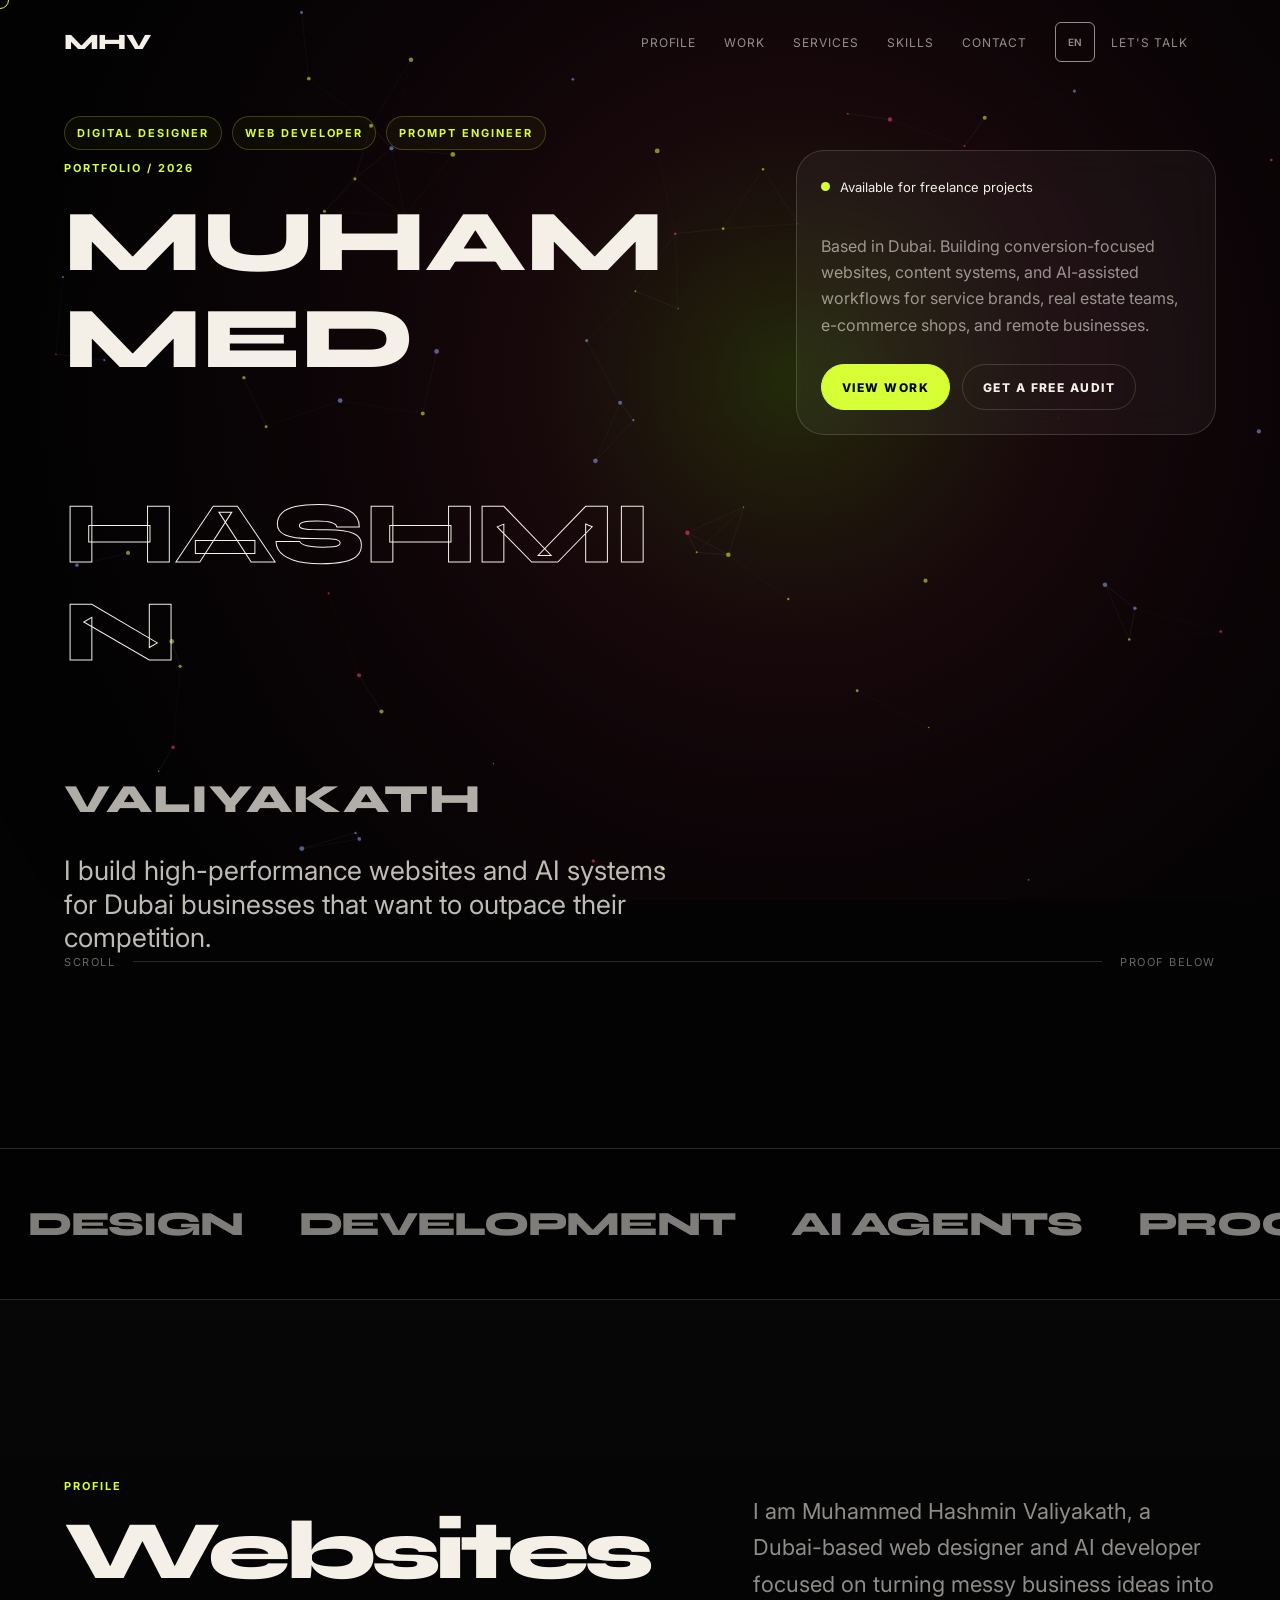
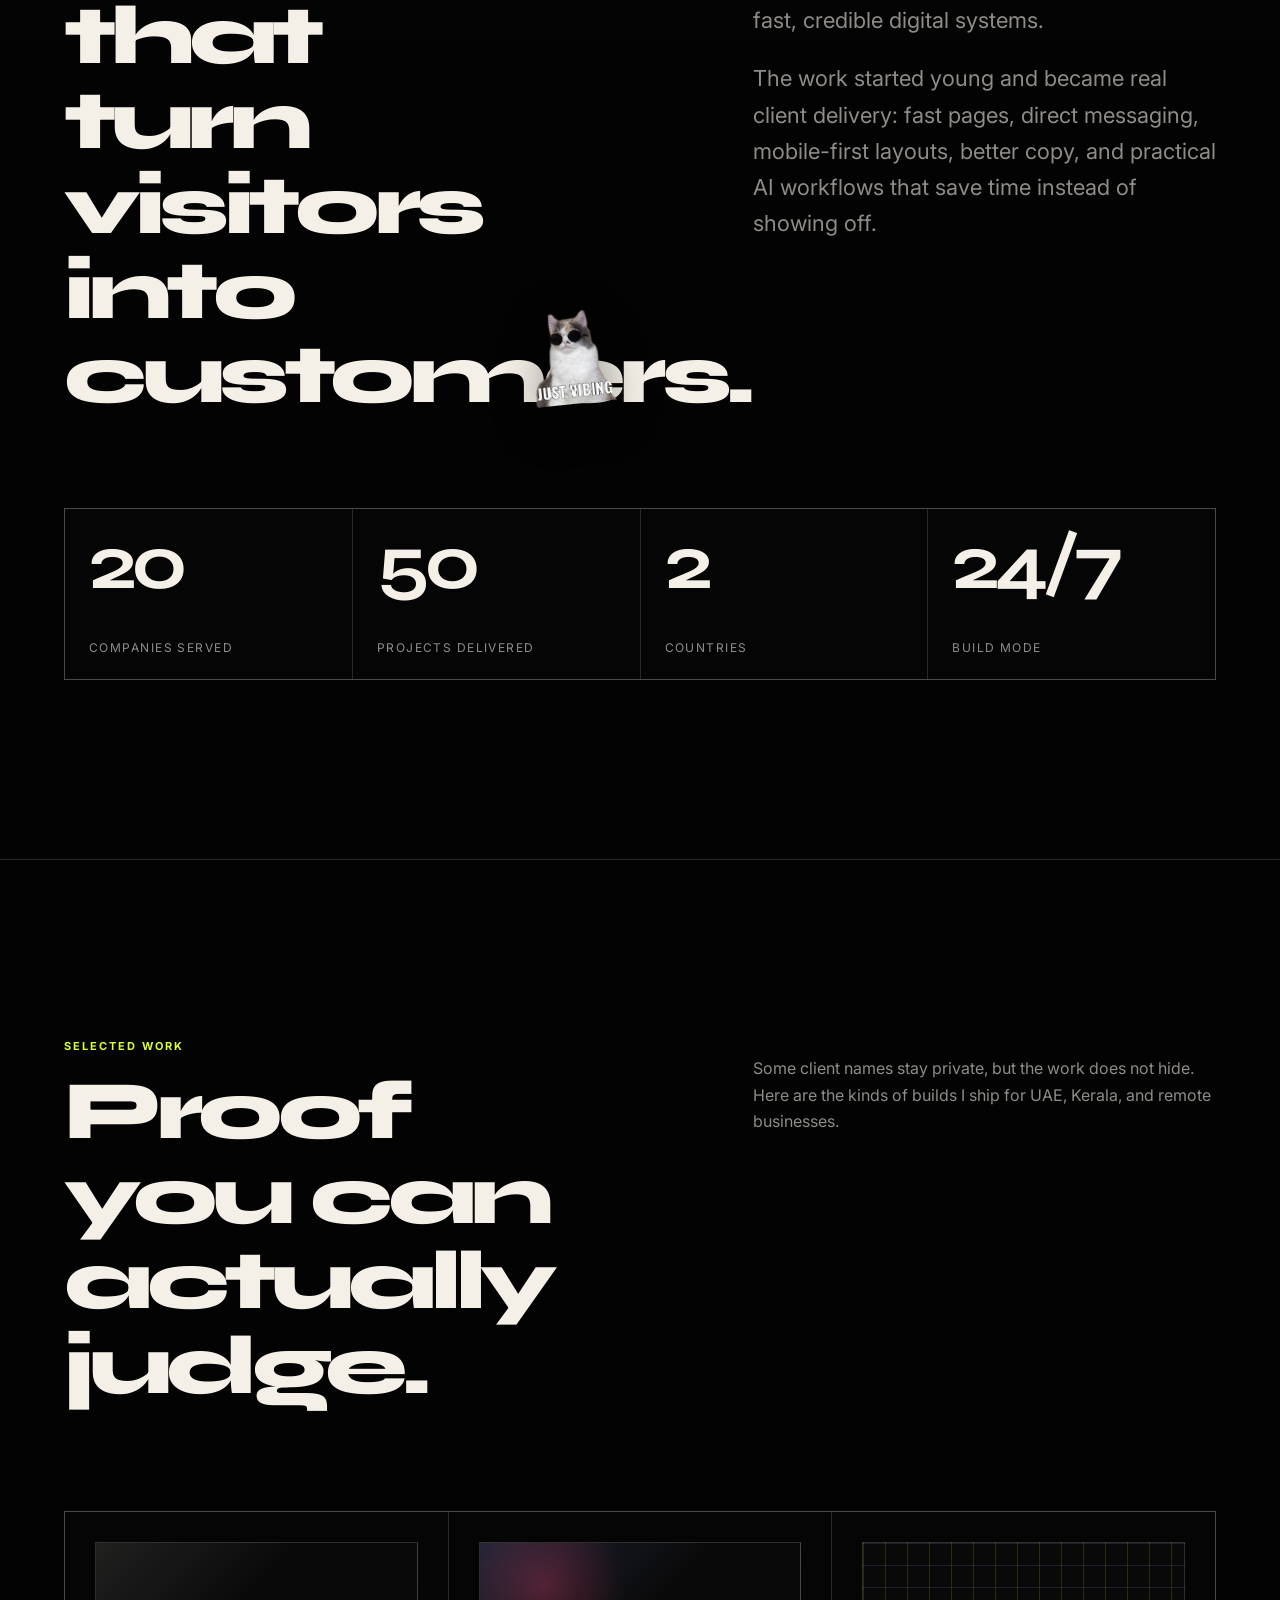
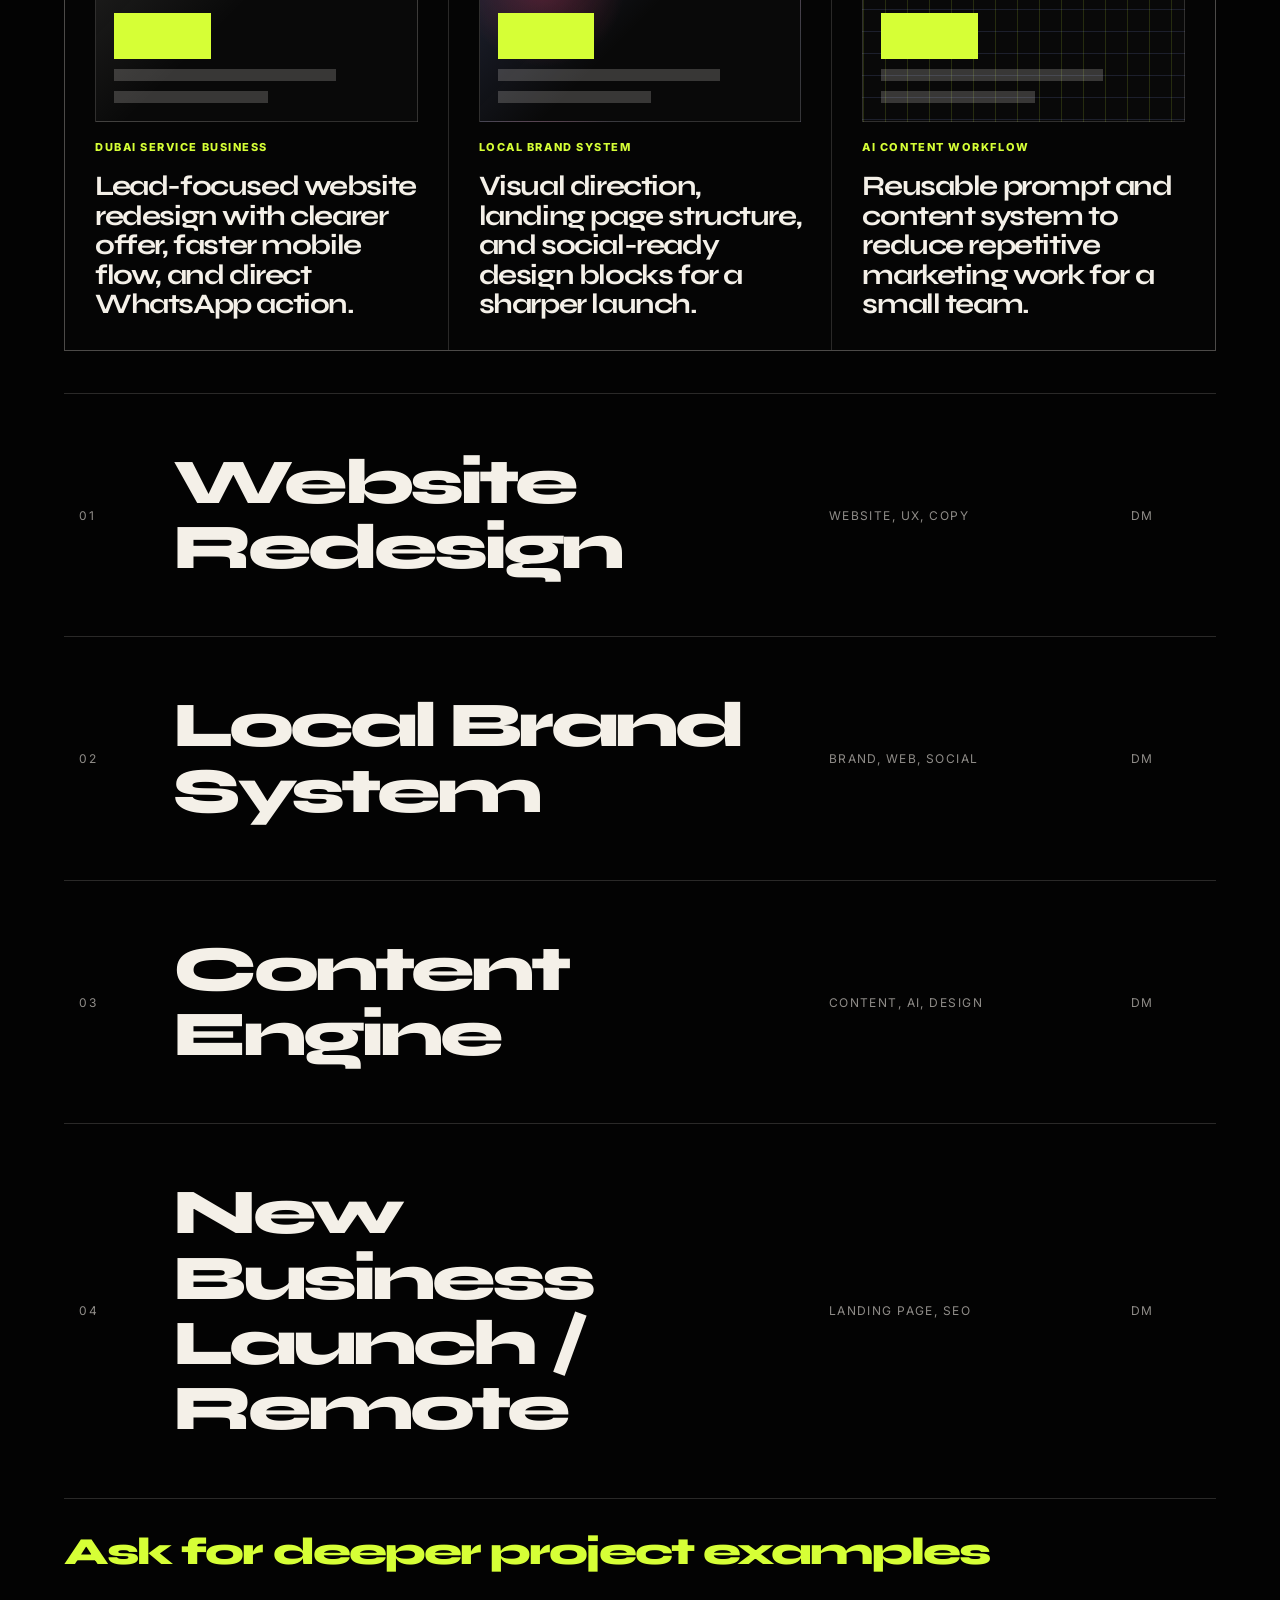
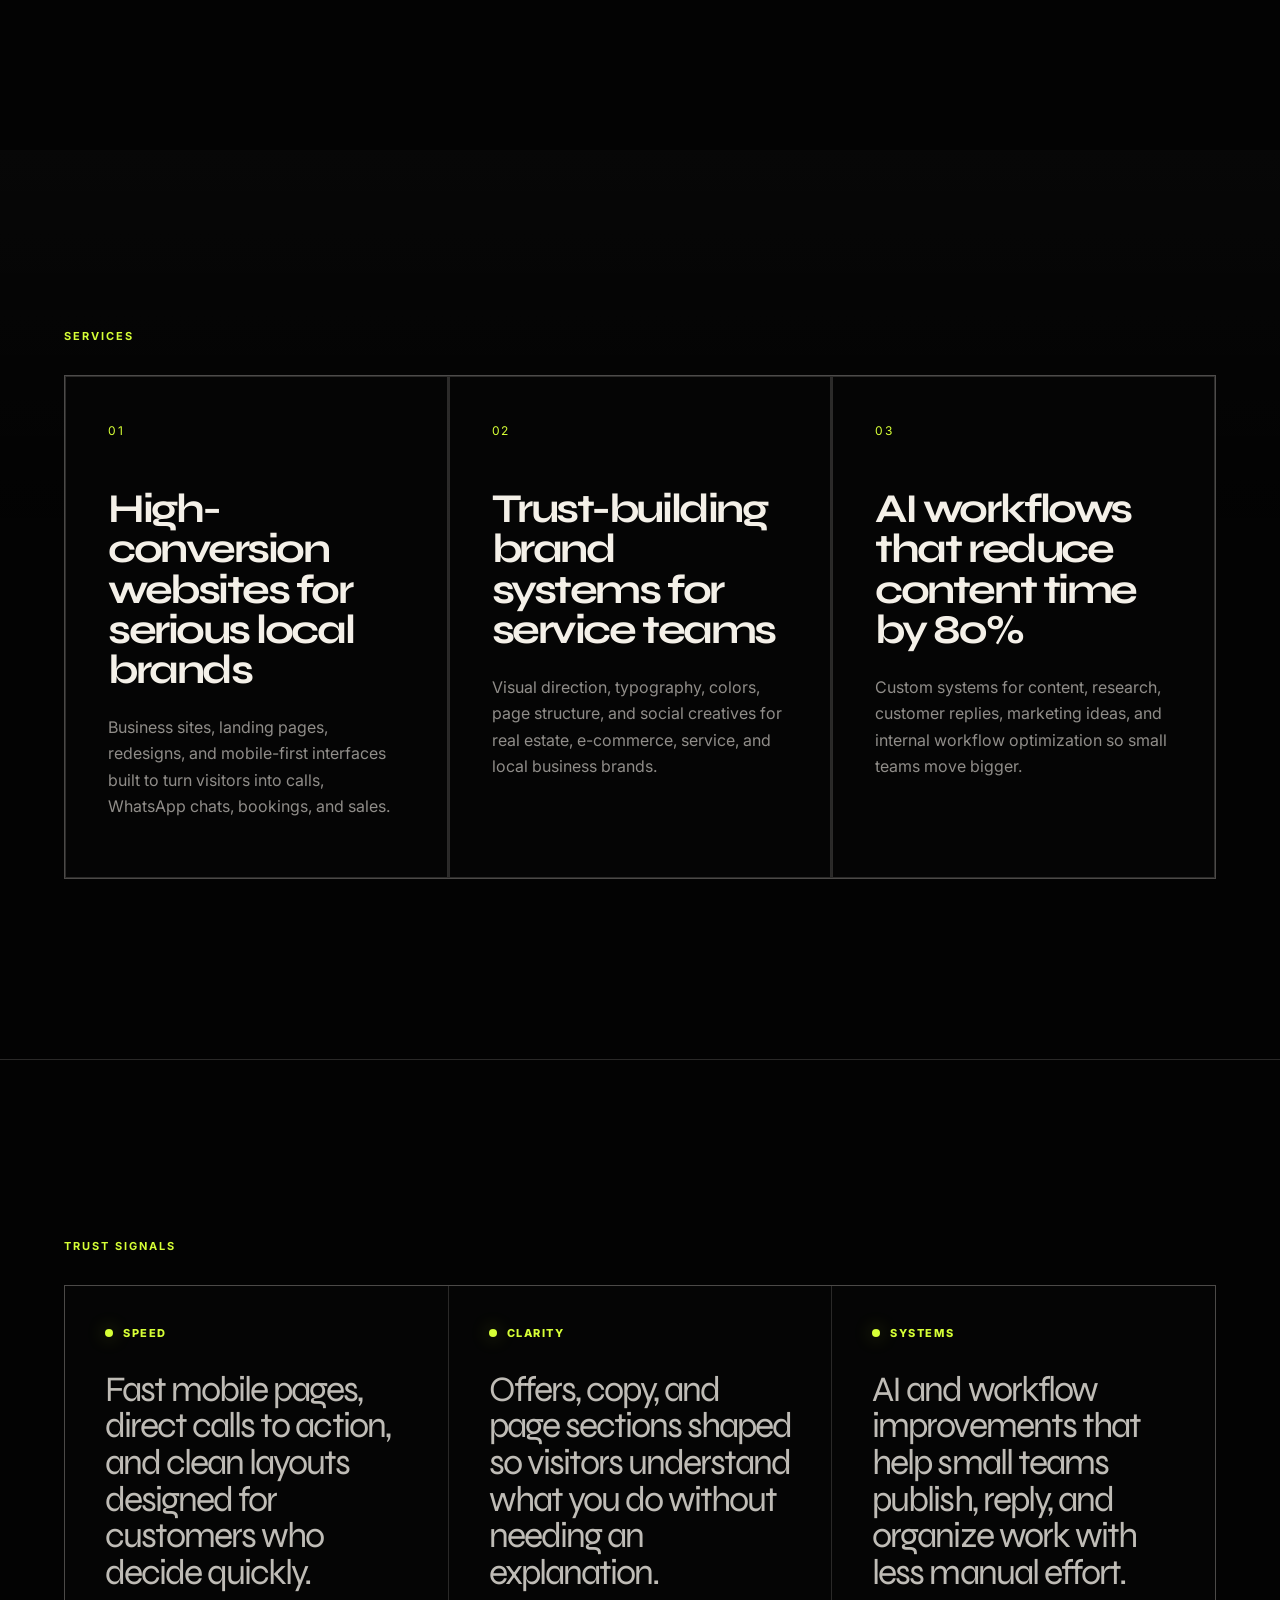
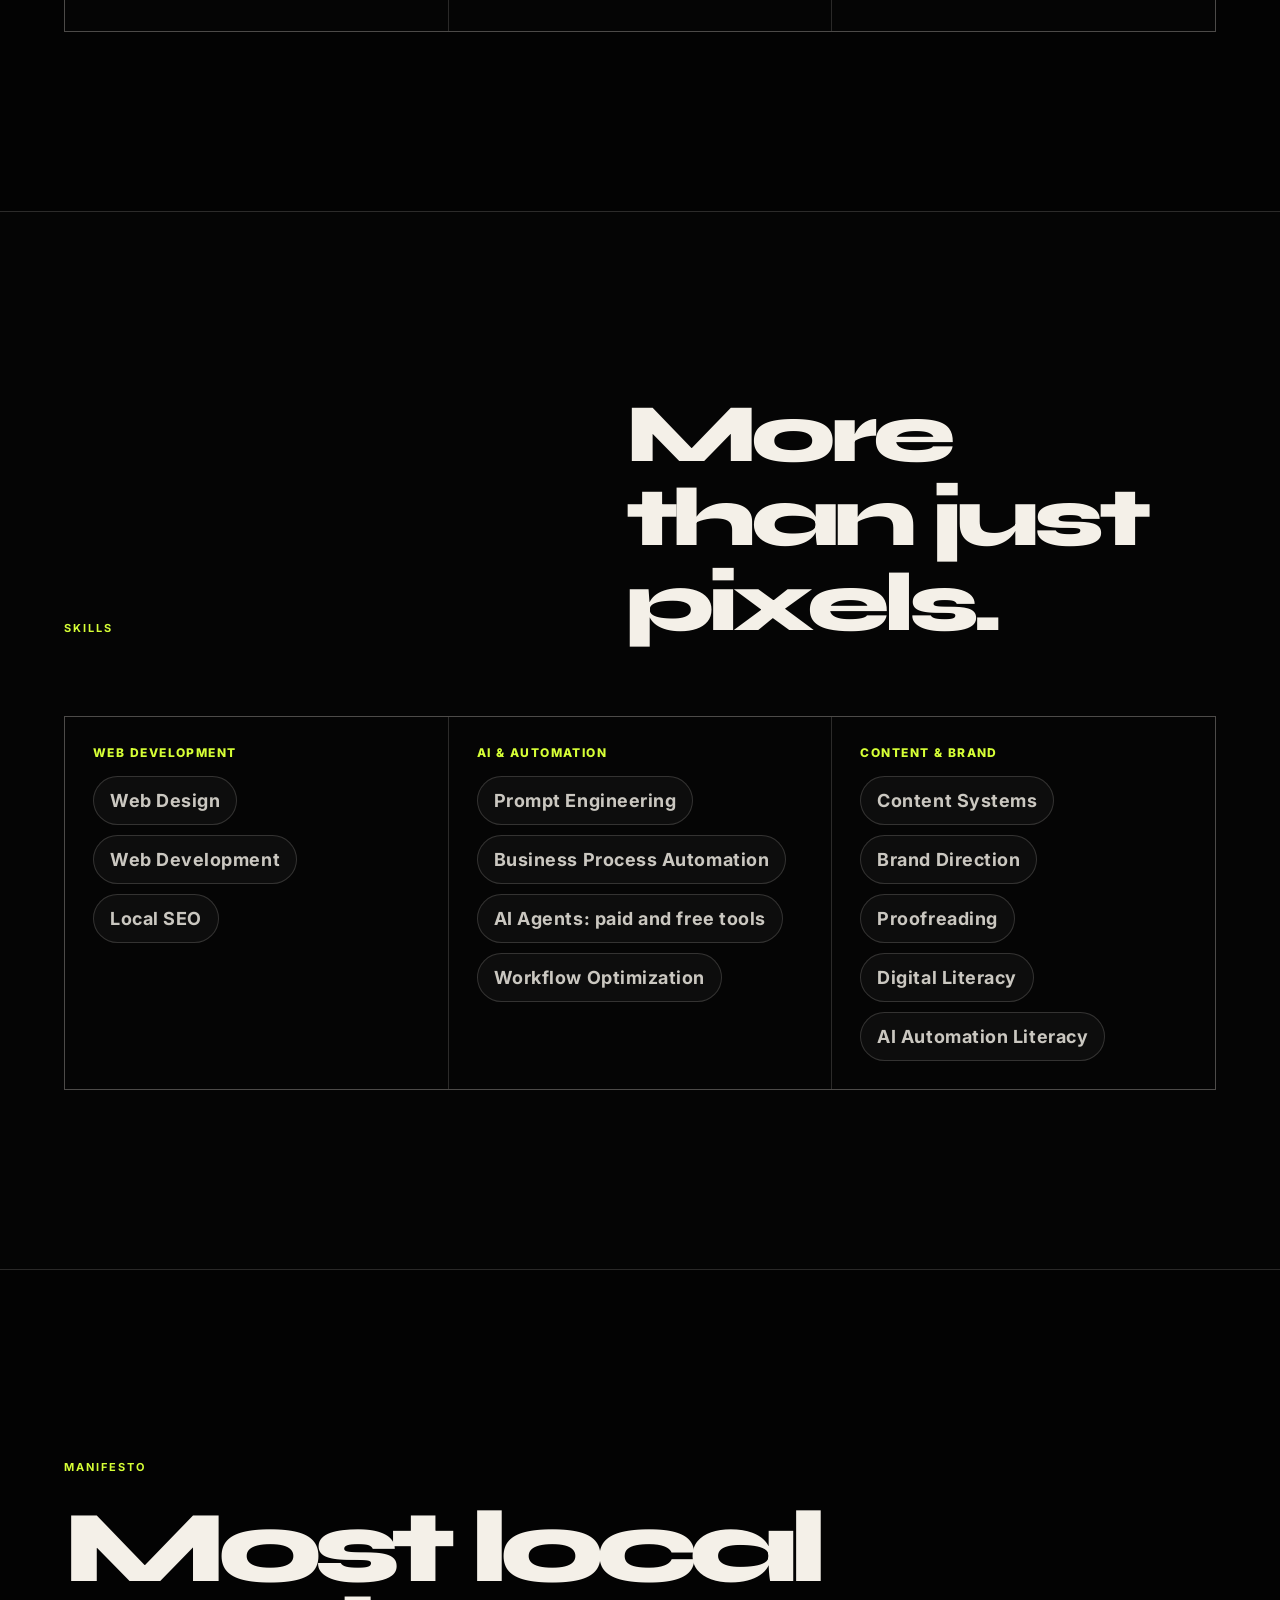
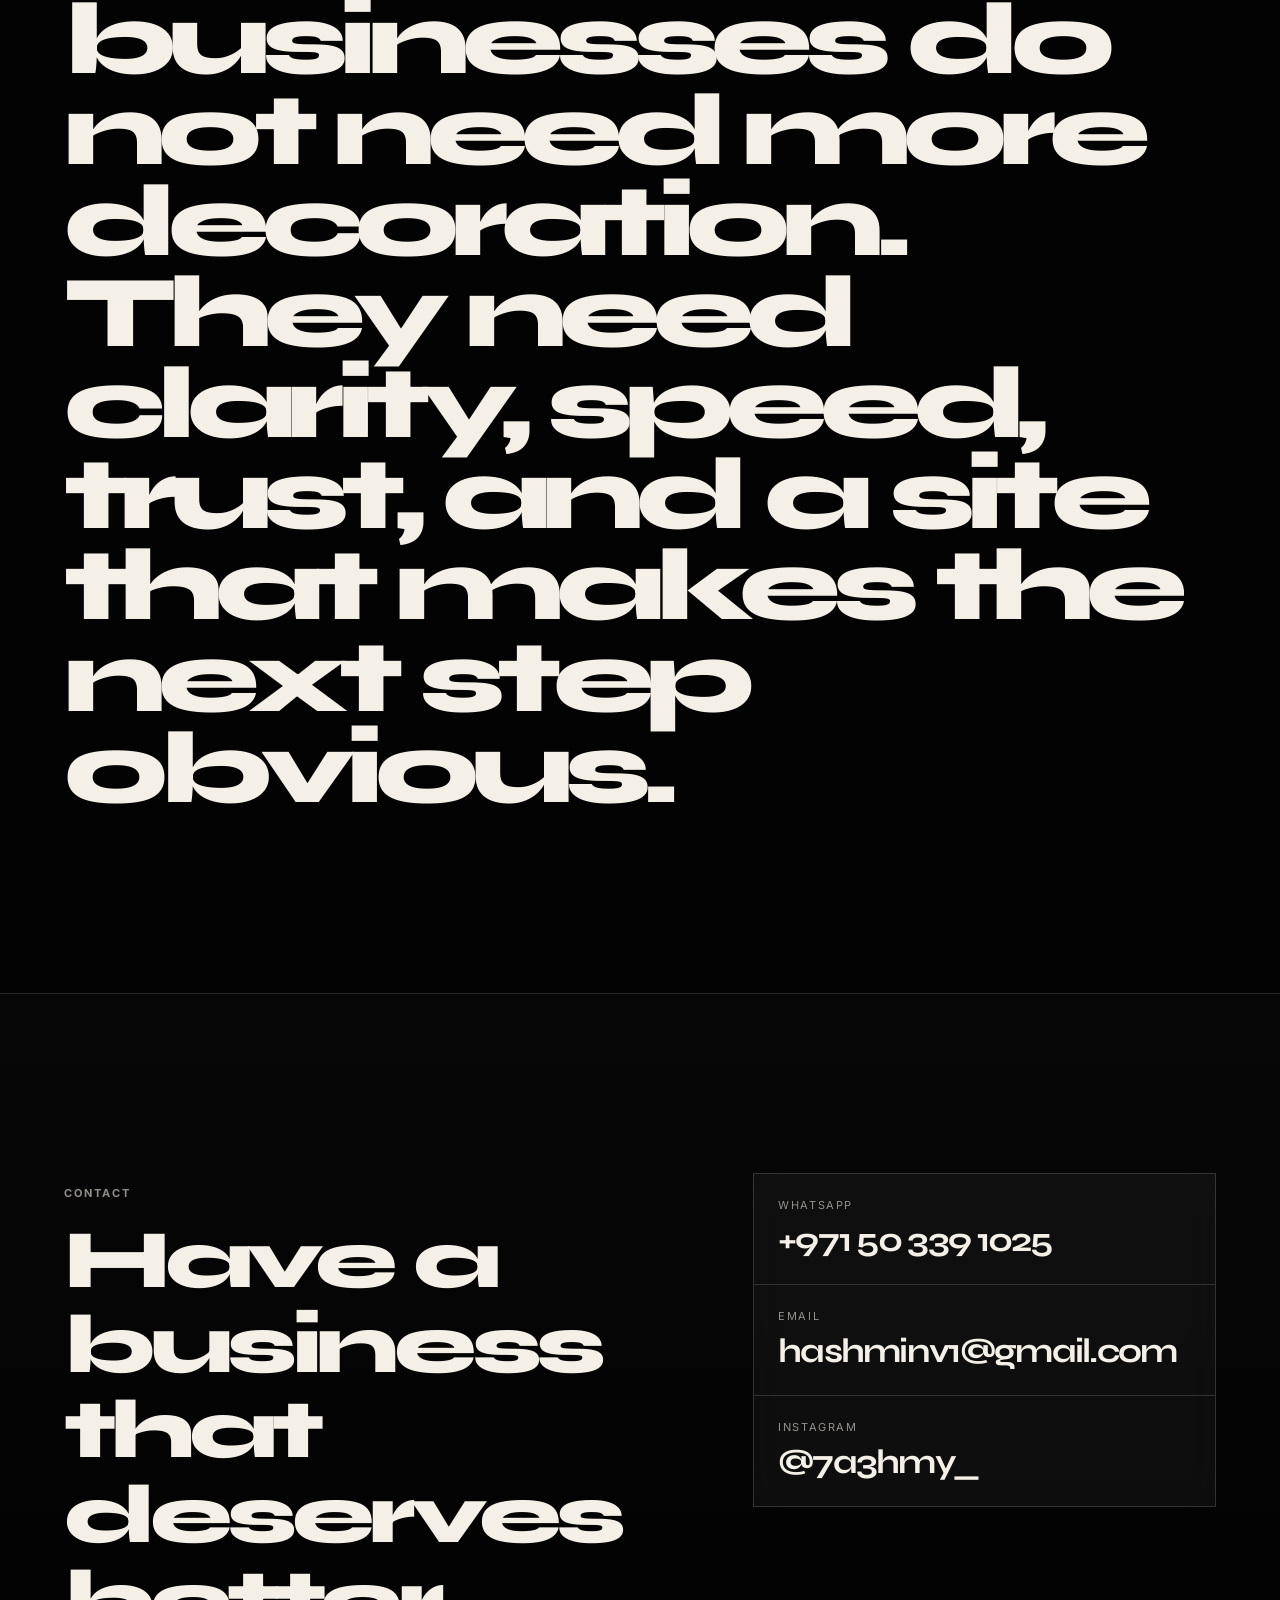
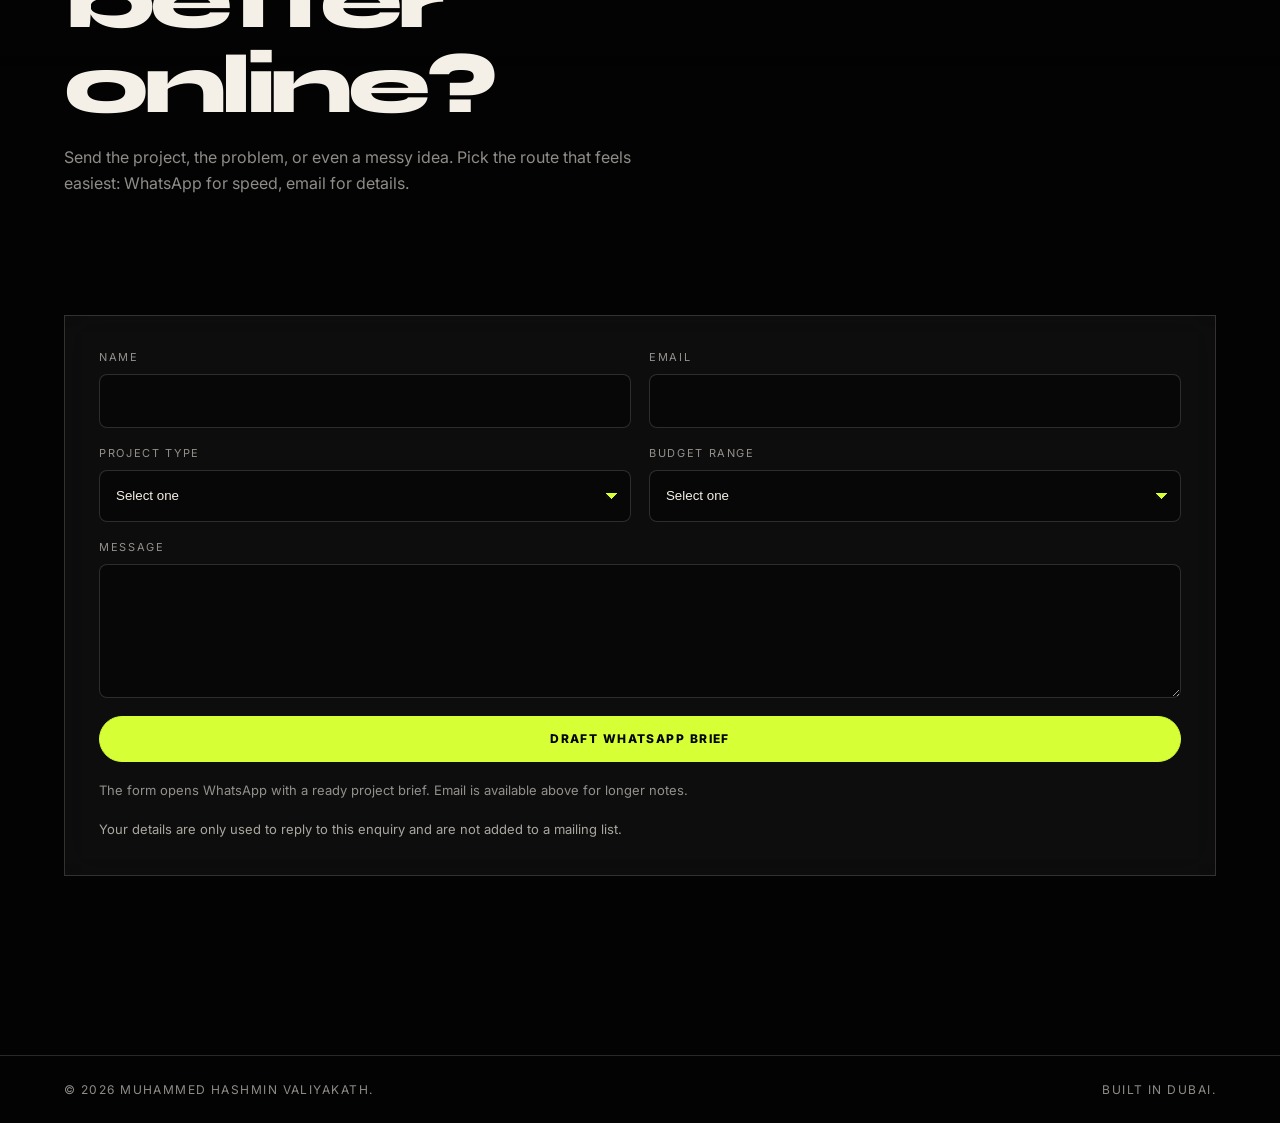
<file: index.html>
<!DOCTYPE html>
<html lang="en-AE">
<head>
  <meta charset="UTF-8">
  <meta name="viewport" content="width=device-width, initial-scale=1.0">
  <title>Muhammed Hashmin Valiyakath | Web Designer & AI Developer Dubai</title>
  <meta name="description" content="Muhammed Hashmin Valiyakath is a Dubai-based Web Designer and Developer specializing in high-conversion websites and AI automation for local businesses.">
  <meta name="keywords" content="Muhammed Hashmin, web designer Dubai, freelance web developer UAE, digital designer Kerala, prompt engineer Dubai, portfolio website">
  <meta name="author" content="Muhammed Hashmin Valiyakath">
  <meta name="robots" content="index, follow">
  <meta name="theme-color" content="#030303">
  <link rel="canonical" href="https://hashmindev.vercel.app/">
  <link rel="alternate" type="text/markdown" href="/llms.txt" title="AI-readable site summary">
  <link rel="icon" href="/favicon.svg" type="image/svg+xml">

  <meta property="og:title" content="Muhammed Hashmin Valiyakath | Web Designer & AI Developer Dubai">
  <meta property="og:description" content="High-performance websites and AI systems for Dubai businesses that want to outpace their competition.">
  <meta property="og:type" content="website">
  <meta property="og:url" content="https://hashmindev.vercel.app/">
  <meta property="og:image" content="https://hashmindev.vercel.app/og-image.png">
  <meta property="og:image:width" content="1200">
  <meta property="og:image:height" content="630">
  <meta property="og:image:alt" content="Muhammed Hashmin digital designer and web developer portfolio preview">
  <meta property="og:locale" content="en_AE">

  <meta name="twitter:card" content="summary_large_image">
  <meta name="twitter:title" content="Muhammed Hashmin Valiyakath | Web Designer & AI Developer Dubai">
  <meta name="twitter:description" content="High-performance websites and AI systems for Dubai businesses.">
  <meta name="twitter:image" content="https://hashmindev.vercel.app/og-image.png">
  <meta name="twitter:image:alt" content="Muhammed Hashmin digital designer and web developer portfolio preview">

  <script type="application/ld+json">
  {
    "@context": "https://schema.org",
    "@graph": [
      {
        "@type": "Person",
        "@id": "https://hashmindev.vercel.app/#person",
        "name": "Muhammed Hashmin Valiyakath",
        "jobTitle": "Web Designer and AI Developer",
        "email": "hashminv1@gmail.com",
        "telephone": "+971503391025",
        "url": "https://hashmindev.vercel.app/",
        "image": "https://hashmindev.vercel.app/og-image.png",
        "address": {
          "@type": "PostalAddress",
          "addressLocality": "Dubai",
          "addressCountry": "AE"
        },
        "knowsAbout": [
          "Web Design",
          "Web Development",
          "UI/UX Design",
          "AI Automation",
          "Prompt Engineering",
          "AI Workflows",
          "AI and Automation Literacy",
          "Business Process Automation",
          "Proofreading",
          "Digital Literacy",
          "Content Creation",
          "Digital Marketing"
        ],
        "sameAs": ["https://www.instagram.com/7a3hmy_/"]
      },
      {
        "@type": "WebSite",
        "@id": "https://hashmindev.vercel.app/#website",
        "name": "Muhammed Hashmin Portfolio",
        "url": "https://hashmindev.vercel.app/",
        "author": { "@id": "https://hashmindev.vercel.app/#person" },
        "publisher": { "@id": "https://hashmindev.vercel.app/#person" }
      },
      {
        "@type": "ProfessionalService",
        "@id": "https://hashmindev.vercel.app/#service",
        "name": "Muhammed Hashmin Valiyakath - Web Design & AI Development Dubai",
        "description": "Freelance web designer and AI developer based in Dubai, building high-conversion websites, brand systems, and AI workflows for local businesses in UAE, Kerala, and remote markets.",
        "url": "https://hashmindev.vercel.app/",
        "telephone": "+971503391025",
        "image": "https://hashmindev.vercel.app/og-image.png",
        "founder": { "@id": "https://hashmindev.vercel.app/#person" },
        "provider": { "@id": "https://hashmindev.vercel.app/#person" },
        "mainEntityOfPage": { "@id": "https://hashmindev.vercel.app/#website" },
        "areaServed": [
          { "@type": "Place", "name": "Dubai, UAE" },
          { "@type": "Place", "name": "Kerala, India" },
          { "@type": "Place", "name": "Remote" }
        ],
        "serviceType": ["Web Design", "Web Development", "AI Automation", "Business Process Automation", "Content Creation"],
        "email": "hashminv1@gmail.com"
      }
    ]
  }
  </script>

  <link rel="preconnect" href="https://fonts.googleapis.com">
  <link rel="preconnect" href="https://fonts.gstatic.com" crossorigin>
  <link href="https://fonts.googleapis.com/css2?family=Inter:wght@300;400;500;600;700;800&family=Syne:wght@500;600;700;800&display=swap" rel="stylesheet">
  <link rel="stylesheet" href="style.css">
  <script src="script.js" defer></script>
</head>
<body>
  <canvas id="scene" aria-hidden="true"></canvas>
  <div class="noise" aria-hidden="true"></div>
  <div class="cursor" id="cursor" aria-hidden="true"></div>

  <header class="site-header" id="siteHeader">
    <a class="brand" href="#top" aria-label="Muhammed Hashmin portfolio home">
      <span>MHV</span>
     
    </a>
    <nav class="desktop-nav" aria-label="Primary navigation">
      <a href="#profile" data-en="Profile" data-ar="ملف تعريفي">Profile</a>
      <a href="#work" data-en="Work" data-ar="الأعمال">Work</a>
      <a href="#services" data-en="Services" data-ar="الخدمات">Services</a>
      <a href="#skills" data-en="Skills" data-ar="المهارات">Skills</a>
      <a href="#contact" data-en="Contact" data-ar="التواصل">Contact</a>
    </nav>
    <div class="header-controls">
      <button class="language-toggle" id="languageToggle" type="button" aria-label="Toggle language" title="عربي / English">
        <span data-en="EN" data-ar="AR">EN</span>
      </button>
      <a class="header-link" href="https://api.whatsapp.com/send/?phone=971503391025" target="_blank" rel="noopener noreferrer" data-en="Let's Talk" data-ar="دعنا نتحدث">Let's Talk</a>
    </div>
    <button class="menu-button" id="menuButton" type="button" aria-label="Open menu" aria-controls="mobileMenu" aria-expanded="false">
      <span></span>
      <span></span>
    </button>
  </header>

  <nav class="mobile-menu" id="mobileMenu" aria-label="Mobile navigation" aria-hidden="true" inert>
    <a href="#profile" data-en="Profile" data-ar="ملف تعريفي">Profile</a>
    <a href="#work" data-en="Work" data-ar="الأعمال">Work</a>
    <a href="#services" data-en="Services" data-ar="الخدمات">Services</a>
    <a href="#skills" data-en="Skills" data-ar="المهارات">Skills</a>
    <a href="#contact" data-en="Contact" data-ar="التواصل">Contact</a>
    <a href="https://api.whatsapp.com/send/?phone=971503391025" target="_blank" rel="noopener noreferrer" data-en="WhatsApp" data-ar="واتس آب">WhatsApp</a>
  </nav>

  <main id="top">
    <section class="hero section-pad">
      <div class="hero-meta reveal">
        <span data-en="Digital Designer" data-ar="مصمم رقمي">Digital Designer</span>
        <span data-en="Web Developer" data-ar="مطور ويب">Web Developer</span>
        <span data-en="Prompt Engineer" data-ar="مهندس الأوامر">Prompt Engineer</span>
      </div>
      <div class="hero-grid">
        <div class="hero-copy">
          <p class="eyebrow reveal" data-en="Portfolio / 2026" data-ar="المحفظة / 2026">Portfolio / 2026</p>
          <h1 class="hero-title reveal">
            <span class="name-line" data-text="Muhammed">Muhammed</span><br>
            <span class="name-line name-line-outline" data-text="Hashmin">Hashmin</span><br>
            <span class="name-line hero-surname" data-text="Valiyakath">Valiyakath</span>
          </h1>
          <p class="hero-text reveal" data-en="I build high-performance websites and AI systems for Dubai businesses that want to outpace their competition." data-ar="أبني مواقع ويب عالية الأداء وأنظمة ذكاء اصطناعي لشركات دبي التي تريد تجاوز منافسيها.">
            I build high-performance websites and AI systems for Dubai businesses that want to outpace their competition.
          </p>
        </div>
        <aside class="hero-panel reveal">
          <div class="availability">
            <span class="pulse"></span>
            <span data-en="Available for freelance projects" data-ar="متاح للمشاريع المستقلة">Available for freelance projects</span>
          </div>
          <p data-en="Based in Dubai. Building conversion-focused websites, content systems, and AI-assisted workflows for service brands, real estate teams, e-commerce shops, and remote businesses." data-ar="مقيم في دبي. أبني مواقع ويب موجهة للتحويل وأنظمة المحتوى والمصادر المساعدة بالذكاء الاصطناعي للعلامات التجارية الخدمية وفرق العقارات ومتاجر التجارة الإلكترونية والشركات البعيدة.">Based in Dubai. Building conversion-focused websites, content systems, and AI-assisted workflows for service brands, real estate teams, e-commerce shops, and remote businesses.</p>
          <div class="hero-actions">
            <a class="button button-solid" href="#work" data-en="View Work" data-ar="عرض الأعمال">View Work</a>
            <a class="button button-ghost" href="mailto:hashminv1@gmail.com" data-en="Get a Free Audit" data-ar="احصل على تدقيق مجاني">Get a Free Audit</a>
          </div>
        </aside>
      </div>
      <div class="hero-bottom reveal">
        <span data-en="Scroll" data-ar="اسحب لأسفل">Scroll</span>
        <div></div>
          <span data-en="Proof below" data-ar="إثبات أدناه">Proof below</span>
      </div>
    </section>

    <section class="ticker" aria-label="Capabilities">
      <div class="ticker-track" data-en-text="Design|Development|AI Agents|Proofreading|Systems Thinking|Digital Literacy|Automation|n8n|Content|Brand Systems|Local SEO|AI Workflows|Design|Development|AI Agents|Proofreading|Systems Thinking|Digital Literacy|Automation|n8n|Content|Brand Systems|Local SEO|AI Workflows" data-ar-text="التصميم|التطوير|وكلاء الذكاء الاصطناعي|التدقيق اللغوي|التفكير النظامي|محو الأمية الرقمية|الأتمتة|n8n|المحتوى|أنظمة العلامات التجارية|تحسين محركات البحث المحلية|سير العمل بالذكاء الاصطناعي|التصميم|التطوير|وكلاء الذكاء الاصطناعي|التدقيق اللغوي|التفكير النظامي|محو الأمية الرقمية|الأتمتة|n8n|المحتوى|أنظمة العلامات التجارية|تحسين محركات البحث المحلية|سير العمل بالذكاء الاصطناعي">
        <span>Design</span><span>Development</span><span>AI Agents</span><span>Proofreading</span><span>Systems Thinking</span><span>Digital Literacy</span>
        <span>Automation</span><span>n8n</span><span>Content</span><span>Brand Systems</span><span>Local SEO</span><span>AI Workflows</span>
        <span>Design</span><span>Development</span><span>AI Agents</span><span>Proofreading</span><span>Systems Thinking</span><span>Digital Literacy</span>
        <span>Automation</span><span>n8n</span><span>Content</span><span>Brand Systems</span><span>Local SEO</span><span>AI Workflows</span>
      </div>
    </section>

    <section class="section-pad profile" id="profile">
      <div class="section-label reveal" data-en="Profile" data-ar="ملف تعريفي">Profile</div>
      <div class="profile-layout">
        <h2 class="section-title profile-title reveal" data-en="Websites that turn visitors into customers." data-ar="مواقع ويب تحول الزوار إلى عملاء.">
          <span>Websites that turn visitors into customers.</span>
          <img src="images/noturavg.png" alt="Design accent element illustrating customer conversion focus" aria-hidden="true" loading="lazy">
        </h2>
        <div class="profile-copy reveal">
          <p data-en="I am Muhammed Hashmin Valiyakath, a Dubai-based web designer and AI developer focused on turning messy business ideas into fast, credible digital systems." data-ar="أنا محمد هاشمين فاليياكاث، مصمم ويب ومطور ذكاء اصطناعي مقيم في دبي، مركز على تحويل أفكار الأعمال الفوضوية إلى أنظمة رقمية سريعة وموثوقة.">
            I am Muhammed Hashmin Valiyakath, a Dubai-based web designer and AI developer focused on turning messy business ideas into fast, credible digital systems.
          </p>
          <p data-en="The work started young and became real client delivery: fast pages, direct messaging, mobile-first layouts, better copy, and practical AI workflows that save time instead of showing off." data-ar="بدأ العمل منذ الشباب وأصبح تسليمًا حقيقيًا للعملاء: صفحات سريعة ورسائل مباشرة وتخطيطات موجهة للجوال ونسخ أفضل وسير عمل ذكاء اصطناعي عملي يوفر الوقت بدلاً من الظهور.">
            The work started young and became real client delivery: fast pages, direct messaging, mobile-first layouts, better copy, and practical AI workflows that save time instead of showing off.
          </p>
        </div>
      </div>
      <div class="stats-grid reveal">
        <div><strong data-count="20">20</strong><span data-en="Companies served" data-ar="شركة تم خدمتها">Companies served</span></div>
        <div><strong data-count="50">50</strong><span data-en="Projects delivered" data-ar="مشروعاً تم تسليمه">Projects delivered</span></div>
        <div><strong data-count="2">2</strong><span data-en="Countries" data-ar="دولتان">Countries</span></div>
        <div><strong>24/7</strong><span data-en="Build mode" data-ar="وضع البناء">Build mode</span></div>
      </div>
    </section>

    <section class="section-pad work" id="work">
      <div class="work-head reveal">
        <div>
          <div class="section-label" data-en="Selected Work" data-ar="أعمال مختارة">Selected Work</div>
          <h2 class="section-title" data-en="Proof you can actually judge." data-ar="إثبات يمكنك الحكم عليه فعلاً.">Proof you can actually judge.</h2>
        </div>
        <p data-en="Some client names stay private, but the work does not hide. Here are the kinds of builds I ship for UAE, Kerala, and remote businesses." data-ar="بعض أسماء العملاء تبقى خاصة، لكن العمل لا يختفي. فيما يلي أنواع المشاريع التي أقدمها لشركات الإمارات وكيرالا والشركات البعيدة.">Some client names stay private, but the work does not hide. Here are the kinds of builds I ship for UAE, Kerala, and remote businesses.</p>
      </div>

      <div class="proof-grid reveal" aria-label="Project proof thumbnails">
        <article class="proof-card">
          <div class="proof-screen proof-screen-web">
            <span></span><span></span><span></span>
          </div>
          <p data-en="Dubai service business" data-ar="شركة خدمات في دبي">Dubai service business</p>
          <h3 data-en="Lead-focused website redesign with clearer offer, faster mobile flow, and direct WhatsApp action." data-ar="إعادة تصميم موقع يركز على العملاء المحتملين مع عرض أوضح وتجربة جوال أسرع وإجراء مباشر عبر واتس آب.">Lead-focused website redesign with clearer offer, faster mobile flow, and direct WhatsApp action.</h3>
        </article>
        <article class="proof-card">
          <div class="proof-screen proof-screen-brand">
            <span></span><span></span><span></span>
          </div>
          <p data-en="Local brand system" data-ar="نظام علامة محلية">Local brand system</p>
          <h3 data-en="Visual direction, landing page structure, and social-ready design blocks for a sharper launch." data-ar="اتجاه بصري وهيكل صفحة هبوط وكتل تصميم جاهزة للتواصل الاجتماعي من أجل إطلاق أقوى.">Visual direction, landing page structure, and social-ready design blocks for a sharper launch.</h3>
        </article>
        <article class="proof-card">
          <div class="proof-screen proof-screen-ai">
            <span></span><span></span><span></span>
          </div>
          <p data-en="AI content workflow" data-ar="سير عمل محتوى بالذكاء الاصطناعي">AI content workflow</p>
          <h3 data-en="Reusable prompt and content system to reduce repetitive marketing work for a small team." data-ar="نظام أوامر ومحتوى قابل لإعادة الاستخدام لتقليل العمل التسويقي المتكرر لفريق صغير.">Reusable prompt and content system to reduce repetitive marketing work for a small team.</h3>
        </article>
      </div>

      <div class="project-list">
        <article class="project-row reveal" data-preview="01">
          <a href="#contact" aria-label="Discuss a website redesign project">
            <span class="project-index">01</span>
            <span class="project-name" data-en="Website Redesign" data-ar="إعادة تصميم موقع">Website Redesign</span>
            <span class="project-type" data-en="Website, UX, Copy" data-ar="موقع، تجربة مستخدم، كتابة">Website, UX, Copy</span>
            <span class="project-arrow" data-en="DM" data-ar="راسلني">DM</span>
          </a>
        </article>
        <article class="project-row reveal" data-preview="02">
          <a href="#contact" aria-label="Discuss a local brand system project">
            <span class="project-index">02</span>
            <span class="project-name" data-en="Local Brand System" data-ar="نظام علامة محلية">Local Brand System</span>
            <span class="project-type" data-en="Brand, Web, Social" data-ar="علامة، ويب، تواصل اجتماعي">Brand, Web, Social</span>
            <span class="project-arrow" data-en="DM" data-ar="راسلني">DM</span>
          </a>
        </article>
        <article class="project-row reveal" data-preview="03">
          <a href="#contact" aria-label="Discuss a UAE content project">
            <span class="project-index">03</span>
            <span class="project-name" data-en="Content Engine" data-ar="محرك محتوى">Content Engine</span>
            <span class="project-type" data-en="Content, AI, Design" data-ar="محتوى، ذكاء اصطناعي، تصميم">Content, AI, Design</span>
            <span class="project-arrow" data-en="DM" data-ar="راسلني">DM</span>
          </a>
        </article>
        <article class="project-row reveal" data-preview="04">
          <a href="#contact" aria-label="Discuss a new business website project">
            <span class="project-index">04</span>
            <span class="project-name" data-en="New Business Launch / Remote" data-ar="إطلاق عمل جديد / عن بُعد">New Business Launch / Remote</span>
            <span class="project-type" data-en="Landing Page, SEO" data-ar="صفحة هبوط، تحسين البحث">Landing Page, SEO</span>
            <span class="project-arrow" data-en="DM" data-ar="راسلني">DM</span>
          </a>
        </article>
      </div>
      <a class="work-dm reveal" href="https://api.whatsapp.com/send/?phone=971503391025&text=Send%20me%20project%20examples%20for%20a%20website%20or%20AI%20workflow." target="_blank" rel="noopener noreferrer" data-en="Ask for deeper project examples" data-ar="اطلب أمثلة أعمق للمشاريع">
        Ask for deeper project examples
      </a>
      <div class="preview-card" id="previewCard" aria-hidden="true">
        <img src="images/think.png" alt="Abstract thinking sticker used as a project preview accent">
        <span class="preview-card-number">01</span>
      </div>
    </section>

    <section class="section-pad services" id="services">
      <div class="section-label reveal" data-en="Services" data-ar="الخدمات">Services</div>
      <div class="service-grid">
        <article class="service-card reveal">
          <span>01</span>
          <h3 data-en="High-conversion websites for serious local brands" data-ar="مواقع ويب عالية التحويل للعلامات التجارية المحلية الجادة">High-conversion websites for serious local brands</h3>
          <p data-en="Business sites, landing pages, redesigns, and mobile-first interfaces built to turn visitors into calls, WhatsApp chats, bookings, and sales." data-ar="مواقع الأعمال والصفحات الهابطة وإعادة التصميم والواجهات الموجهة للجوال المصممة لتحويل الزوار إلى مكالمات ودردشات WhatsApp وحجوزات ومبيعات.">Business sites, landing pages, redesigns, and mobile-first interfaces built to turn visitors into calls, WhatsApp chats, bookings, and sales.</p>
        </article>
        <article class="service-card reveal">
          <span>02</span>
          <h3 data-en="Trust-building brand systems for service teams" data-ar="أنظمة العلامات التجارية الموثوقة لفرق الخدمة">Trust-building brand systems for service teams</h3>
          <p data-en="Visual direction, typography, colors, page structure, and social creatives for real estate, e-commerce, service, and local business brands." data-ar="الاتجاه البصري والطباعة والألوان وهيكل الصفحة والمحتوى الاجتماعي للعقارات والتجارة الإلكترونية والخدمات والعلامات التجارية للأعمال المحلية.">Visual direction, typography, colors, page structure, and social creatives for real estate, e-commerce, service, and local business brands.</p>
        </article>
        <article class="service-card reveal">
          <span>03</span>
          <h3 data-en="AI workflows that reduce content time by 80%" data-ar="سير عمل الذكاء الاصطناعي الذي يقلل وقت المحتوى بنسبة 80%">AI workflows that reduce content time by 80%</h3>
          <p data-en="Custom systems for content, research, customer replies, marketing ideas, and internal workflow optimization so small teams move bigger." data-ar="أنظمة مخصصة للمحتوى والبحث والردود على العملاء والأفكار التسويقية وتحسين سير العمل الداخلي حتى تتحرك الفرق الصغيرة بشكل أكبر.">Custom systems for content, research, customer replies, marketing ideas, and internal workflow optimization so small teams move bigger.</p>
        </article>
      </div>
    </section>

    <section class="section-pad proof" id="proof">
      <div class="section-label reveal" data-en="Trust Signals" data-ar="إشارات الثقة">Trust Signals</div>
      <div class="testimonial-grid reveal">
        <article>
          <span data-en="Speed" data-ar="السرعة">Speed</span>
          <p data-en="Fast mobile pages, direct calls to action, and clean layouts designed for customers who decide quickly." data-ar="صفحات جوال سريعة ودعوات مباشرة لاتخاذ إجراء وتخطيطات نظيفة مصممة للعملاء الذين يقررون بسرعة.">Fast mobile pages, direct calls to action, and clean layouts designed for customers who decide quickly.</p>
        </article>
        <article>
          <span data-en="Clarity" data-ar="الوضوح">Clarity</span>
          <p data-en="Offers, copy, and page sections shaped so visitors understand what you do without needing an explanation." data-ar="عروض ونصوص وأقسام صفحة مصاغة حتى يفهم الزوار ما تقدمه دون الحاجة إلى شرح إضافي.">Offers, copy, and page sections shaped so visitors understand what you do without needing an explanation.</p>
        </article>
        <article>
          <span data-en="Systems" data-ar="الأنظمة">Systems</span>
          <p data-en="AI and workflow improvements that help small teams publish, reply, and organize work with less manual effort." data-ar="تحسينات في الذكاء الاصطناعي وسير العمل تساعد الفرق الصغيرة على النشر والرد وتنظيم العمل بجهد يدوي أقل.">AI and workflow improvements that help small teams publish, reply, and organize work with less manual effort.</p>
        </article>
      </div>
    </section>

    <section class="section-pad skills" id="skills">
      <div class="skills-head reveal">
        <p class="section-label" data-en="Skills" data-ar="المهارات">Skills</p>
        <h2 class="section-title" data-en="More than just pixels." data-ar="أكثر من مجرد بكسل.">More than just pixels.</h2>
      </div>
      <div class="skills-grid reveal">
        <div class="skill-group">
          <strong data-en="Web Development" data-ar="تطوير الويب">Web Development</strong>
          <span data-en="Web Design" data-ar="تصميم الويب">Web Design</span>
          <span data-en="Web Development" data-ar="تطوير الويب">Web Development</span>
          <span data-en="Local SEO" data-ar="تحسين محركات البحث المحلية">Local SEO</span>
        </div>
        <div class="skill-group">
          <strong data-en="AI & Automation" data-ar="الذكاء الاصطناعي والأتمتة">AI & Automation</strong>
          <span data-en="Prompt Engineering" data-ar="هندسة الأوامر">Prompt Engineering</span>
          <span data-en="Business Process Automation" data-ar="أتمتة العمليات التجارية">Business Process Automation</span>
          <span data-en="AI Agents: paid and free tools" data-ar="وكلاء الذكاء الاصطناعي: أدوات مدفوعة ومجانية">AI Agents: paid and free tools</span>
          <span data-en="Workflow Optimization" data-ar="تحسين سير العمل">Workflow Optimization</span>
        </div>
        <div class="skill-group">
          <strong data-en="Content & Brand" data-ar="المحتوى والعلامة">Content & Brand</strong>
          <span data-en="Content Systems" data-ar="أنظمة المحتوى">Content Systems</span>
          <span data-en="Brand Direction" data-ar="اتجاه العلامة التجارية">Brand Direction</span>
          <span data-en="Proofreading" data-ar="التدقيق اللغوي">Proofreading</span>
          <span data-en="Digital Literacy" data-ar="محو الأمية الرقمية">Digital Literacy</span>
          <span data-en="AI Automation Literacy" data-ar="محو الأمية في أتمتة الذكاء الاصطناعي">AI Automation Literacy</span>
        </div>
      </div>
    </section>

    <section class="section-pad manifesto">
      <p class="section-label reveal" data-en="Manifesto" data-ar="البيان">Manifesto</p>
      <blockquote class="manifesto-quote reveal">
        <span class="manifesto-lead" data-en="Most local businesses do not need more decoration." data-ar="معظم الشركات المحلية لا تحتاج إلى مزيد من الزينة.">Most local businesses do not need more decoration.</span>
        <span class="manifesto-tail"><span data-en="They need clarity, speed, trust, and a site that makes the next step obvious." data-ar="يحتاجون إلى وضوح وسرعة وثقة وموقع يجعل الخطوة التالية واضحة.">They need clarity, speed, trust, and a site that makes the next step obvious.</span></span>
      </blockquote>
    </section>

    <section class="section-pad contact" id="contact">
      <div class="contact-copy reveal">
        <p class="section-label" data-en="Contact" data-ar="التواصل">Contact</p>
        <h2 class="section-title" data-en="Have a business that deserves better online?" data-ar="هل لديك عمل يستحق حضوراً أفضل على الإنترنت؟">Have a business that deserves better online?</h2>
        <p data-en="Send the project, the problem, or even a messy idea. Pick the route that feels easiest: WhatsApp for speed, email for details." data-ar="أرسل المشروع أو المشكلة أو حتى فكرة فوضوية. اختر الطريقة التي تشعر أنها الأسهل: WhatsApp للسرعة والبريد الإلكتروني للتفاصيل.">Send the project, the problem, or even a messy idea. Pick the route that feels easiest: WhatsApp for speed, email for details.</p>
      </div>
      <div class="contact-panel reveal">
        <a href="https://api.whatsapp.com/send/?phone=971503391025" target="_blank" rel="noopener noreferrer">
          <span data-en="WhatsApp" data-ar="واتس آب">WhatsApp</span>
          <strong>+971 50 339 1025</strong>
        </a>
        <a href="mailto:hashminv1@gmail.com">
          <span data-en="Email" data-ar="البريد الإلكتروني">Email</span>
          <strong>hashminv1@gmail.com</strong>
        </a>
        <a href="https://www.instagram.com/7a3hmy_/" target="_blank" rel="noopener noreferrer">
          <span data-en="Instagram" data-ar="إنستغرام">Instagram</span>
          <strong>@7a3hmy_</strong>
        </a>
      </div>
      <form class="contact-form reveal" id="contactForm" aria-describedby="formNote privacyNote">
        <label>
          <span data-en="Name" data-ar="الاسم">Name</span>
          <input type="text" name="name" autocomplete="name" required>
        </label>
        <label>
          <span data-en="Email" data-ar="البريد الإلكتروني">Email</span>
          <input type="email" name="email" autocomplete="email" required>
        </label>
        <label>
          <span data-en="Project Type" data-ar="نوع المشروع">Project Type</span>
          <select name="projectType" required>
            <option value="" data-en="Select one" data-ar="اختر واحداً">Select one</option>
            <option data-en="Website / landing page" data-ar="موقع / صفحة هبوط">Website / landing page</option>
            <option data-en="Redesign / conversion fix" data-ar="إعادة تصميم / تحسين التحويل">Redesign / conversion fix</option>
            <option data-en="Brand system" data-ar="نظام علامة تجارية">Brand system</option>
            <option data-en="AI workflow / automation" data-ar="سير عمل ذكاء اصطناعي / أتمتة">AI workflow / automation</option>
          </select>
        </label>
        <label>
          <span data-en="Budget Range" data-ar="نطاق الميزانية">Budget Range</span>
          <select name="budget" required>
            <option value="" data-en="Select one" data-ar="اختر واحداً">Select one</option>
            <option data-en="Under AED 1,000" data-ar="أقل من 1,000 درهم">Under AED 1,000</option>
            <option data-en="AED 1,000 - 3,000" data-ar="1,000 - 3,000 درهم">AED 1,000 - 3,000</option>
            <option data-en="AED 3,000 - 7,000" data-ar="3,000 - 7,000 درهم">AED 3,000 - 7,000</option>
            <option data-en="AED 7,000+" data-ar="أكثر من 7,000 درهم">AED 7,000+</option>
          </select>
        </label>
        <label>
          <span data-en="Message" data-ar="الرسالة">Message</span>
          <textarea name="message" rows="5" required></textarea>
        </label>
        <button class="button button-solid" type="submit" data-en="Draft WhatsApp Brief" data-ar="جهز ملخص واتس آب">Draft WhatsApp Brief</button>
        <p class="form-note" id="formNote" data-en="The form opens WhatsApp with a ready project brief. Email is available above for longer notes." data-ar="يفتح النموذج واتس آب مع ملخص مشروع جاهز. البريد الإلكتروني متاح أعلاه للملاحظات الأطول.">The form opens WhatsApp with a ready project brief. Email is available above for longer notes.</p>
        <p class="form-note privacy-note" id="privacyNote" data-en="Your details are only used to reply to this enquiry and are not added to a mailing list." data-ar="تُستخدم تفاصيلك فقط للرد على هذا الاستفسار ولا تتم إضافتها إلى قائمة بريدية.">Your details are only used to reply to this enquiry and are not added to a mailing list.</p>
      </form>
    </section>
  </main>

  <footer class="site-footer">
    <span data-en="© 2026 Muhammed Hashmin Valiyakath." data-ar="© 2026 محمد هاشمين فاليياكاث.">© 2026 Muhammed Hashmin Valiyakath.</span>
    <span data-en="Built in Dubai." data-ar="صُنع في دبي.">Built in Dubai.</span>
  </footer>
</body>
</html>
</file>
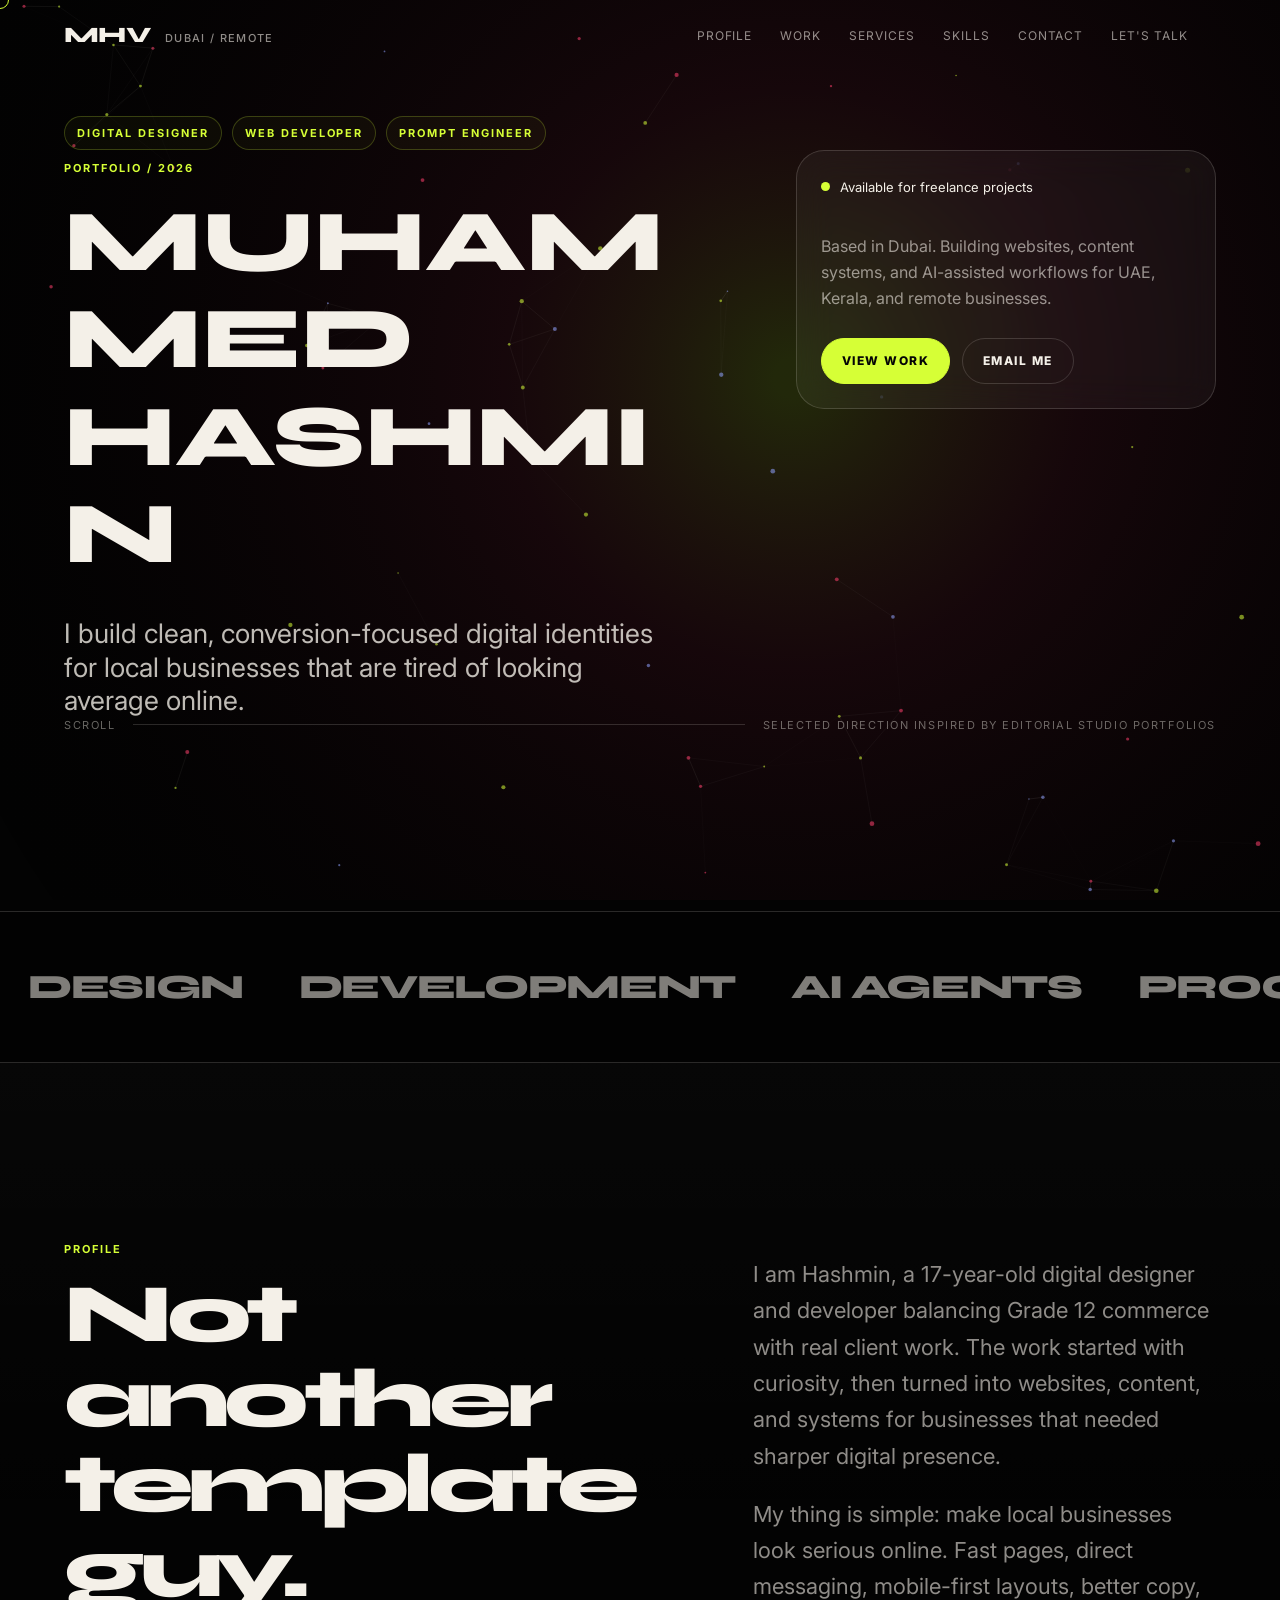
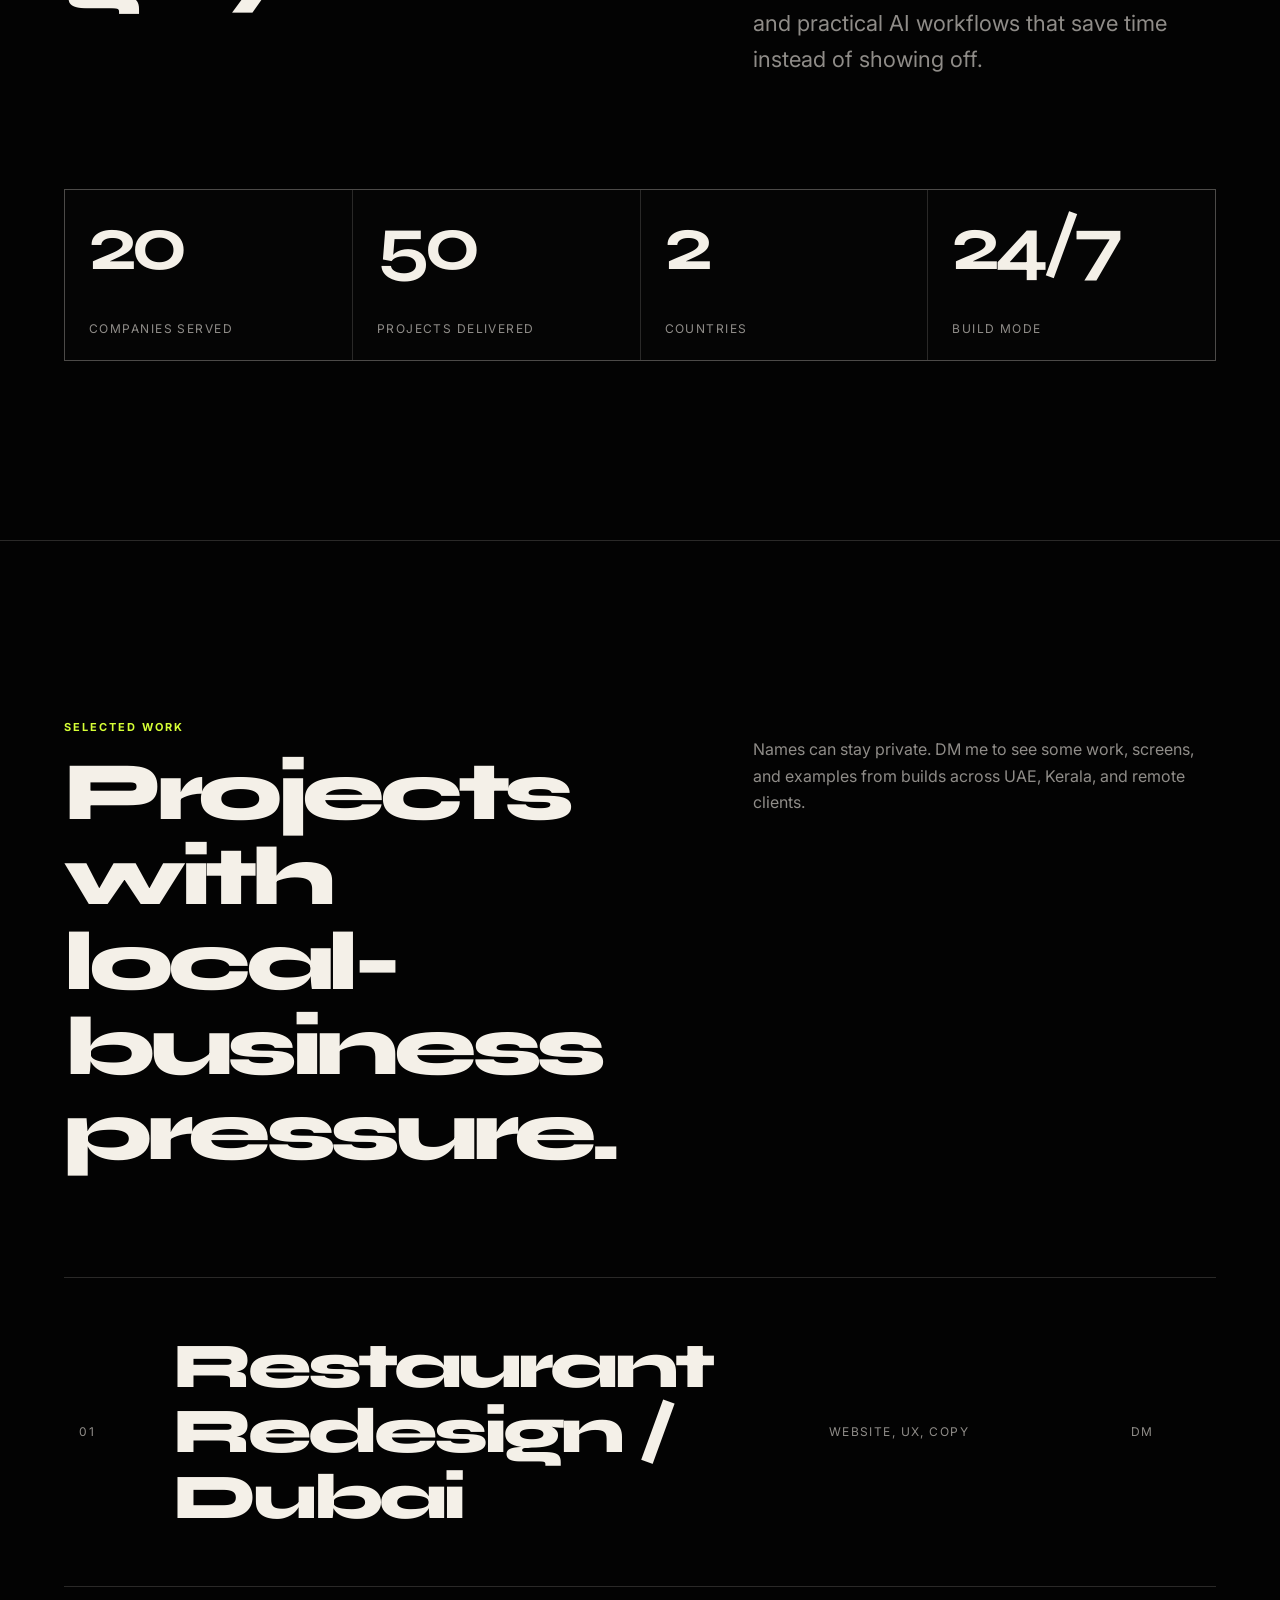
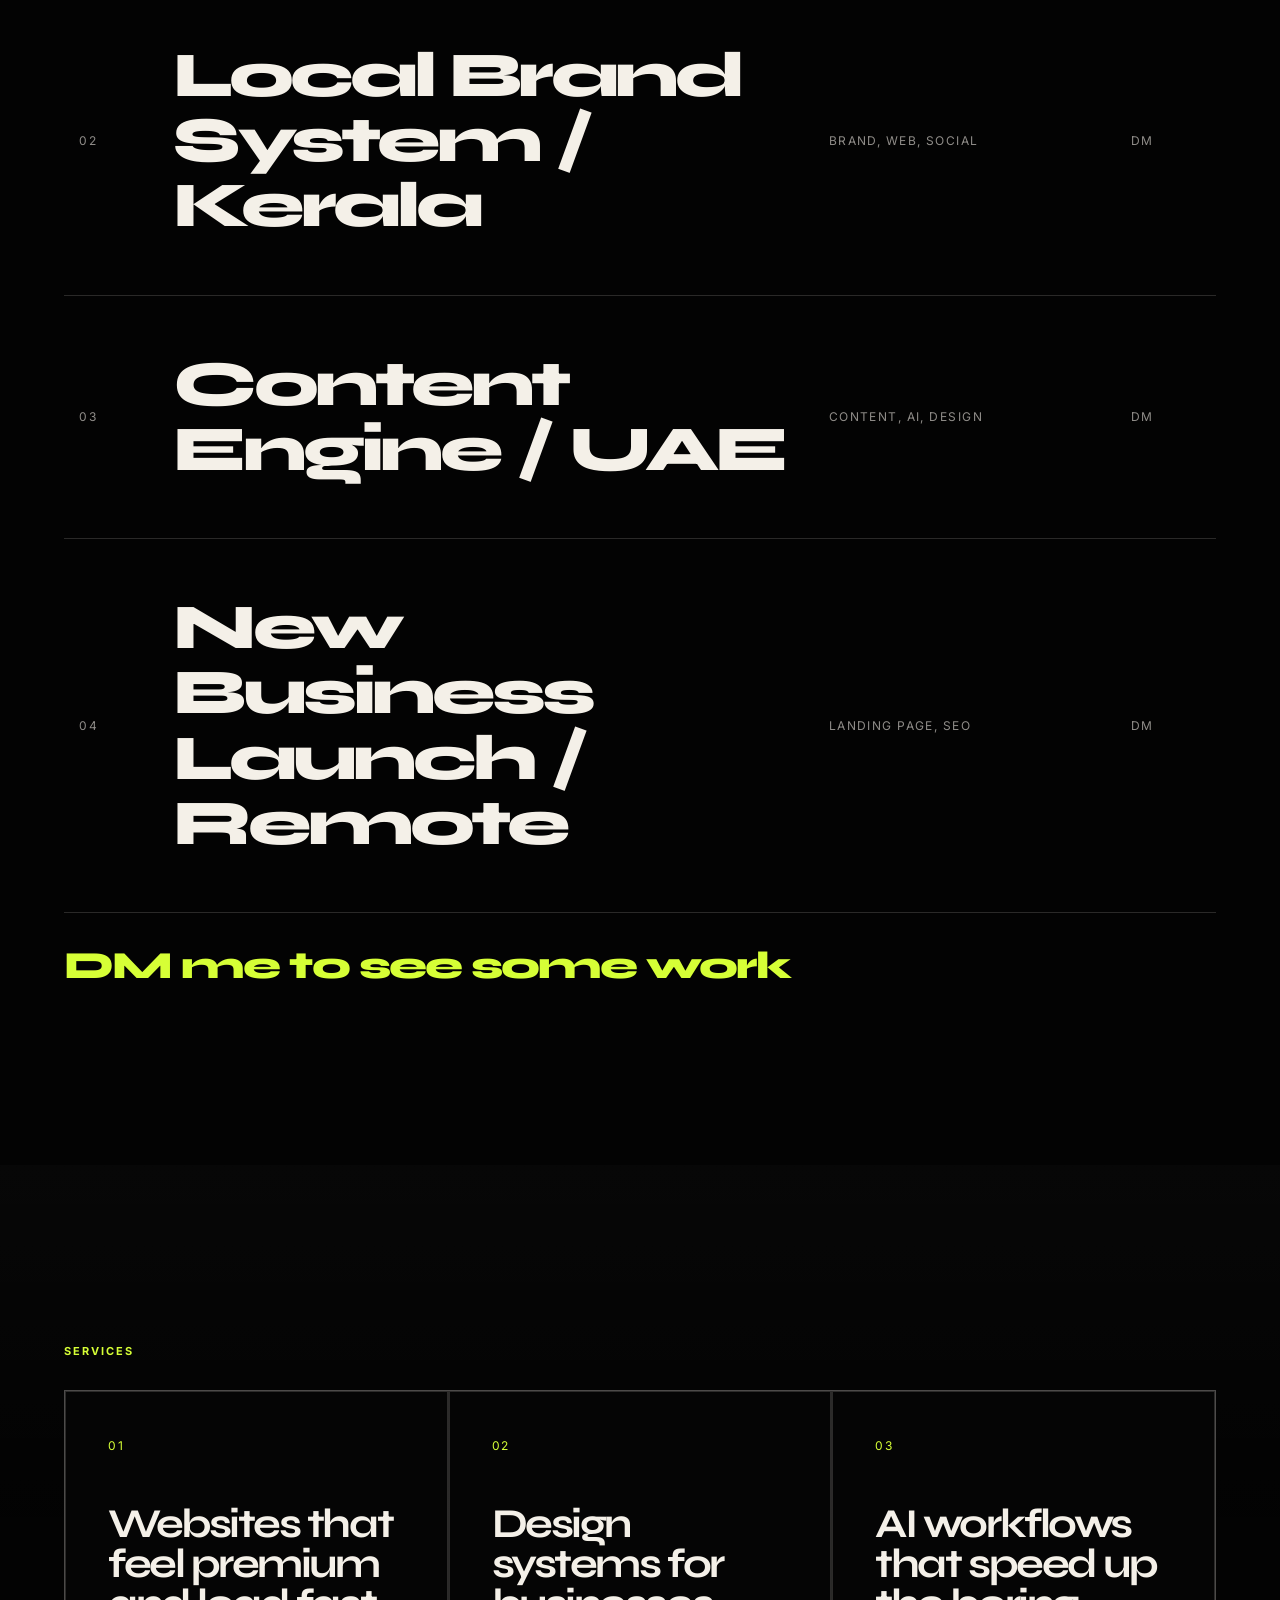
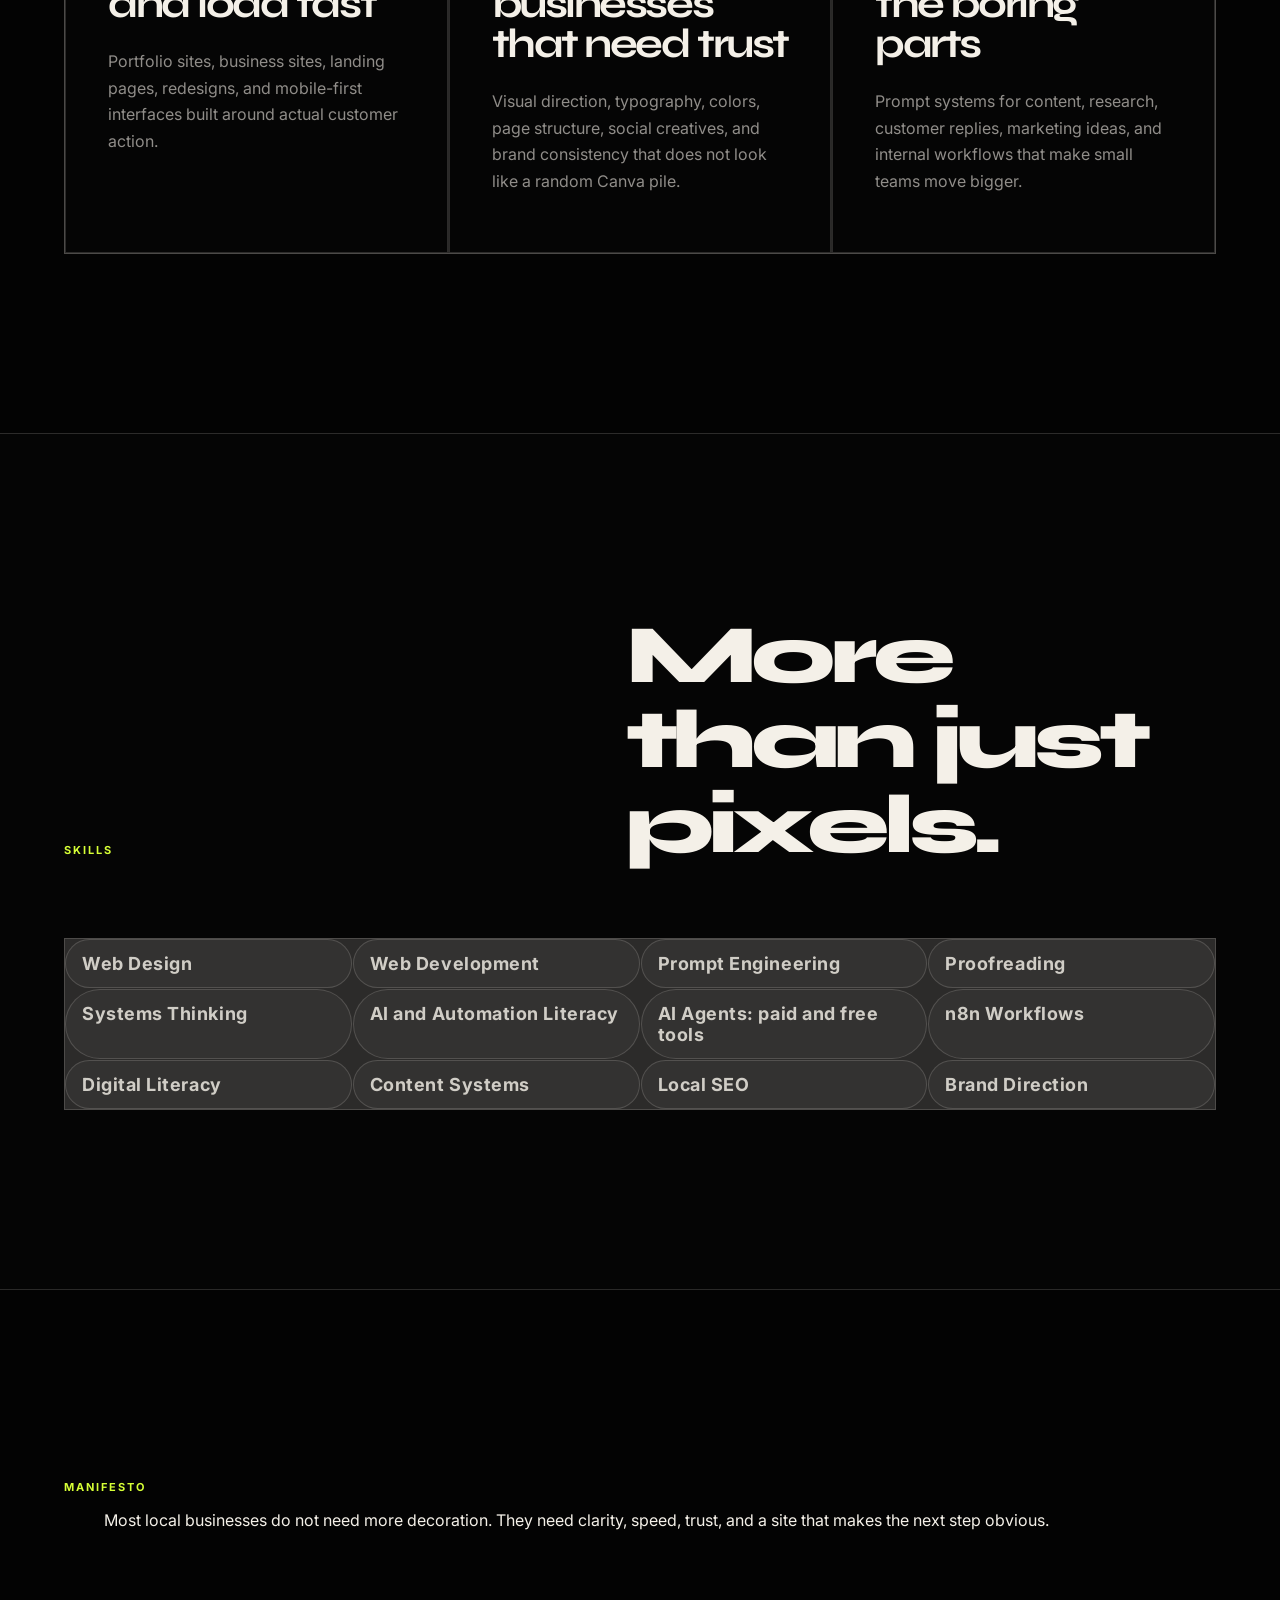
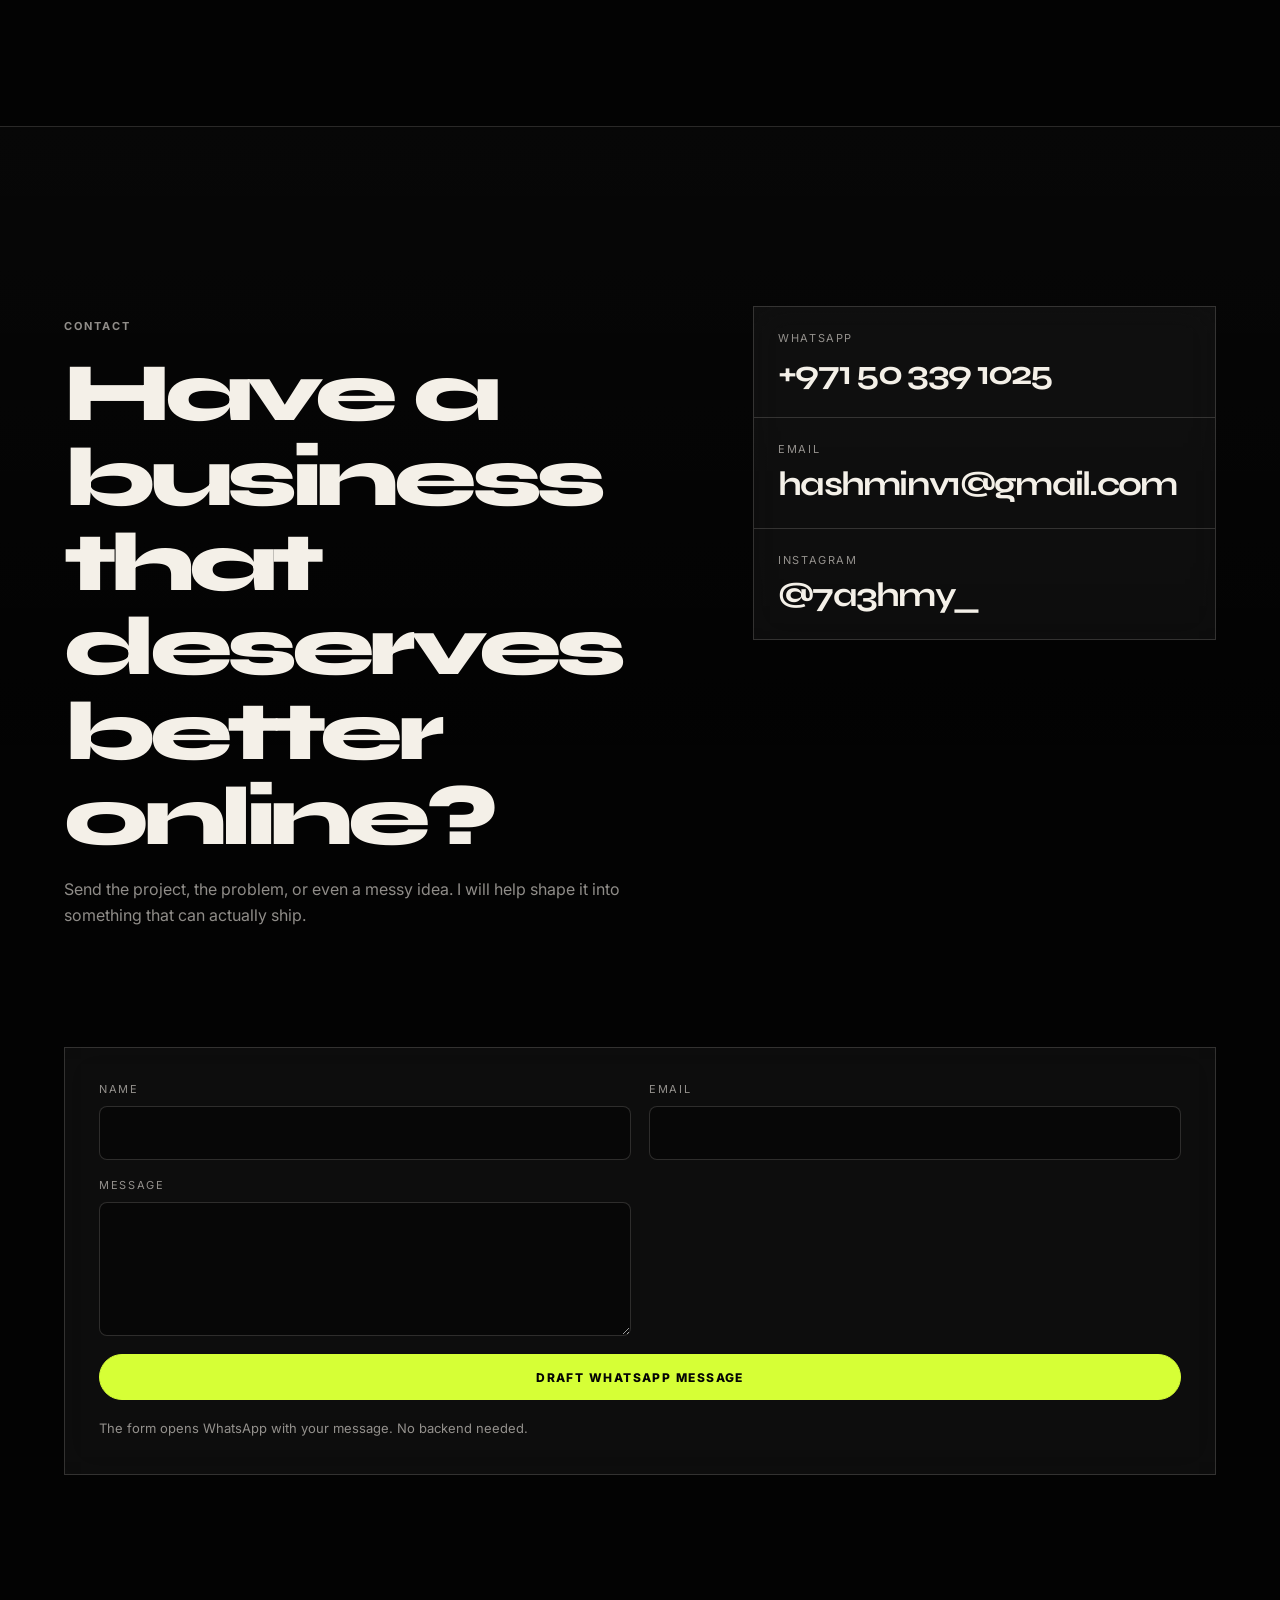
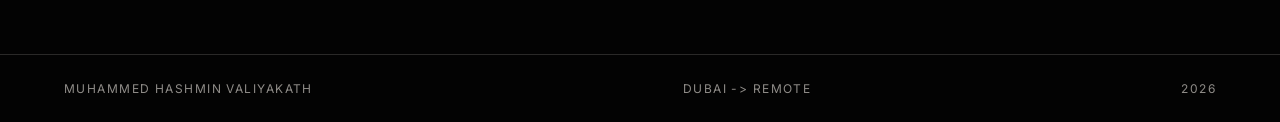
<file: index.rebuilt-backup.html>
<!DOCTYPE html>
<html lang="en">
<head>
  <meta charset="UTF-8">
  <meta name="viewport" content="width=device-width, initial-scale=1.0">
  <title>Muhammed Hashmin - Digital Designer & Web Developer | Dubai, UAE</title>
  <meta name="description" content="Muhammed Hashmin Valiyakath is a freelance digital designer, web developer, prompt engineer, and content creator based in Dubai, helping local businesses in UAE and Kerala build stronger online presence.">
  <meta name="keywords" content="Muhammed Hashmin, web designer Dubai, freelance web developer UAE, digital designer Kerala, prompt engineer Dubai, portfolio website">
  <meta name="author" content="Muhammed Hashmin Valiyakath">
  <meta name="robots" content="index, follow">
  <link rel="canonical" href="https://hashmindev.vercel.app/">

  <meta property="og:title" content="Muhammed Hashmin - Digital Designer & Web Developer">
  <meta property="og:description" content="I help local businesses own the internet, not just exist on it. Design, development, content, and AI workflows from Dubai to Kerala.">
  <meta property="og:type" content="website">
  <meta property="og:url" content="https://hashmindev.vercel.app/">
  <meta property="og:image" content="https://hashmindev.vercel.app/og-image.png">
  <meta property="og:image:width" content="1200">
  <meta property="og:image:height" content="630">
  <meta property="og:image:alt" content="Muhammed Hashmin digital designer and web developer portfolio preview">
  <meta property="og:locale" content="en_AE">

  <meta name="twitter:card" content="summary_large_image">
  <meta name="twitter:title" content="Muhammed Hashmin - Digital Designer & Web Developer">
  <meta name="twitter:description" content="Design, development, content, and AI workflows for local businesses.">
  <meta name="twitter:image" content="https://hashmindev.vercel.app/og-image.png">
  <meta name="twitter:image:alt" content="Muhammed Hashmin digital designer and web developer portfolio preview">

  <script type="application/ld+json">
  {
    "@context": "https://schema.org",
    "@graph": [
      {
        "@type": "Person",
        "@id": "https://hashmindev.vercel.app/#person",
        "name": "Muhammed Hashmin Valiyakath",
        "jobTitle": "Digital Designer, Web Developer and Prompt Engineer",
        "email": "hashminv1@gmail.com",
        "url": "https://hashmindev.vercel.app",
        "address": {
          "@type": "PostalAddress",
          "addressLocality": "Dubai",
          "addressCountry": "AE"
        },
        "knowsAbout": [
          "Web Design",
          "Web Development",
          "UI/UX Design",
          "Prompt Engineering",
          "AI Workflows",
          "AI and Automation Literacy",
          "Systems Thinking",
          "Proofreading",
          "Digital Literacy",
          "Content Creation",
          "Digital Marketing"
        ],
        "sameAs": ["https://www.instagram.com/7a3hmy_/"]
      },
      {
        "@type": "WebSite",
        "@id": "https://hashmindev.vercel.app/#website",
        "name": "Muhammed Hashmin Portfolio",
        "url": "https://hashmindev.vercel.app",
        "author": { "@id": "https://hashmindev.vercel.app/#person" },
        "publisher": { "@id": "https://hashmindev.vercel.app/#person" }
      },
      {
        "@type": "ProfessionalService",
        "@id": "https://hashmindev.vercel.app/#service",
        "name": "Muhammed Hashmin - Digital Design & Web Development",
        "url": "https://hashmindev.vercel.app",
        "founder": { "@id": "https://hashmindev.vercel.app/#person" },
        "provider": { "@id": "https://hashmindev.vercel.app/#person" },
        "mainEntityOfPage": { "@id": "https://hashmindev.vercel.app/#website" },
        "areaServed": ["Dubai, UAE", "Kerala, India", "Remote"],
        "serviceType": ["Web Design", "Web Development", "Prompt Engineering", "Content Creation", "AI Automation"],
        "email": "hashminv1@gmail.com"
      }
    ]
  }
  </script>

  <link rel="preconnect" href="https://fonts.googleapis.com">
  <link rel="preconnect" href="https://fonts.gstatic.com" crossorigin>
  <link href="https://fonts.googleapis.com/css2?family=Inter:wght@300;400;500;600;700;800&family=Syne:wght@500;600;700;800&display=swap" rel="stylesheet">
  <link rel="stylesheet" href="style.css">
  <script src="script.js" defer></script>
</head>
<body>
  <canvas id="scene" aria-hidden="true"></canvas>
  <div class="noise" aria-hidden="true"></div>
  <div class="cursor" id="cursor" aria-hidden="true"></div>

  <header class="site-header" id="siteHeader">
    <a class="brand" href="#top" aria-label="Muhammed Hashmin portfolio home">
      <span>MHV</span>
      <small>Dubai / Remote</small>
    </a>
    <nav class="desktop-nav" aria-label="Primary navigation">
      <a href="#profile">Profile</a>
      <a href="#work">Work</a>
      <a href="#services">Services</a>
      <a href="#skills">Skills</a>
      <a href="#contact">Contact</a>
    </nav>
    <a class="header-link" href="https://api.whatsapp.com/send/?phone=971503391025" target="_blank" rel="noopener">Let's Talk</a>
    <button class="menu-button" id="menuButton" type="button" aria-label="Open menu" aria-controls="mobileMenu" aria-expanded="false">
      <span></span>
      <span></span>
    </button>
  </header>

  <div class="mobile-menu" id="mobileMenu" aria-hidden="true">
    <a href="#profile">Profile</a>
    <a href="#work">Work</a>
    <a href="#services">Services</a>
    <a href="#skills">Skills</a>
    <a href="#contact">Contact</a>
    <a href="https://api.whatsapp.com/send/?phone=971503391025" target="_blank" rel="noopener">WhatsApp</a>
  </div>

  <main id="top">
    <section class="hero section-pad">
      <div class="hero-meta reveal">
        <span>Digital Designer</span>
        <span>Web Developer</span>
        <span>Prompt Engineer</span>
      </div>
      <div class="hero-grid">
        <div class="hero-copy">
          <p class="eyebrow reveal">Portfolio / 2026</p>
          <h1 class="hero-title reveal">
            Muhammed<br>
            <span>Hashmin</span>
          </h1>
          <p class="hero-text reveal">
            I build clean, conversion-focused digital identities for local businesses that are tired of looking average online.
          </p>
        </div>
        <aside class="hero-panel reveal">
          <div class="availability">
            <span class="pulse"></span>
            Available for freelance projects
          </div>
          <p>Based in Dubai. Building websites, content systems, and AI-assisted workflows for UAE, Kerala, and remote businesses.</p>
          <div class="hero-actions">
            <a class="button button-solid" href="#work">View Work</a>
            <a class="button button-ghost" href="mailto:hashminv1@gmail.com">Email Me</a>
          </div>
        </aside>
      </div>
      <div class="hero-bottom reveal">
        <span>Scroll</span>
        <div></div>
        <span>Selected direction inspired by editorial studio portfolios</span>
      </div>
    </section>

    <section class="ticker" aria-label="Capabilities">
      <div class="ticker-track">
        <span>Design</span><span>Development</span><span>AI Agents</span><span>Proofreading</span><span>Systems Thinking</span><span>Digital Literacy</span>
        <span>Automation</span><span>n8n</span><span>Content</span><span>Brand Systems</span><span>Local SEO</span><span>AI Workflows</span>
      </div>
    </section>

    <section class="section-pad profile" id="profile">
      <div class="section-label reveal">Profile</div>
      <div class="profile-layout">
        <h2 class="section-title reveal">Not another template guy.</h2>
        <div class="profile-copy reveal">
          <p>
            I am Hashmin, a 17-year-old digital designer and developer balancing Grade 12 commerce with real client work. The work started with curiosity, then turned into websites, content, and systems for businesses that needed sharper digital presence.
          </p>
          <p>
            My thing is simple: make local businesses look serious online. Fast pages, direct messaging, mobile-first layouts, better copy, and practical AI workflows that save time instead of showing off.
          </p>
        </div>
      </div>
      <div class="stats-grid reveal">
        <div><strong data-count="20">0</strong><span>Companies served</span></div>
        <div><strong data-count="50">0</strong><span>Projects delivered</span></div>
        <div><strong data-count="2">0</strong><span>Countries</span></div>
        <div><strong>24/7</strong><span>Build mode</span></div>
      </div>
    </section>

    <section class="section-pad work" id="work">
      <div class="work-head reveal">
        <div>
          <div class="section-label">Selected Work</div>
          <h2 class="section-title">Projects with local-business pressure.</h2>
        </div>
        <p>Names can stay private. DM me to see some work, screens, and examples from builds across UAE, Kerala, and remote clients.</p>
      </div>

      <div class="project-list">
        <article class="project-row reveal" data-preview="01">
          <a href="#contact" aria-label="Discuss a restaurant website project">
            <span class="project-index">01</span>
            <span class="project-name">Restaurant Redesign / Dubai</span>
            <span class="project-type">Website, UX, Copy</span>
            <span class="project-arrow">DM</span>
          </a>
        </article>
        <article class="project-row reveal" data-preview="02">
          <a href="#contact" aria-label="Discuss a Kerala brand and web project">
            <span class="project-index">02</span>
            <span class="project-name">Local Brand System / Kerala</span>
            <span class="project-type">Brand, Web, Social</span>
            <span class="project-arrow">DM</span>
          </a>
        </article>
        <article class="project-row reveal" data-preview="03">
          <a href="#contact" aria-label="Discuss a UAE content project">
            <span class="project-index">03</span>
            <span class="project-name">Content Engine / UAE</span>
            <span class="project-type">Content, AI, Design</span>
            <span class="project-arrow">DM</span>
          </a>
        </article>
        <article class="project-row reveal" data-preview="04">
          <a href="#contact" aria-label="Discuss a new business website project">
            <span class="project-index">04</span>
            <span class="project-name">New Business Launch / Remote</span>
            <span class="project-type">Landing Page, SEO</span>
            <span class="project-arrow">DM</span>
          </a>
        </article>
      </div>
      <a class="work-dm reveal" href="https://api.whatsapp.com/send/?phone=971503391025&text=DM%20me%20to%20see%20some%20work%20and%20project%20examples." target="_blank" rel="noopener">
        DM me to see some work
      </a>
      <div class="preview-card" id="previewCard" aria-hidden="true">01</div>
    </section>

    <section class="section-pad services" id="services">
      <div class="section-label reveal">Services</div>
      <div class="service-grid">
        <article class="service-card reveal">
          <span>01</span>
          <h3>Websites that feel premium and load fast</h3>
          <p>Portfolio sites, business sites, landing pages, redesigns, and mobile-first interfaces built around actual customer action.</p>
        </article>
        <article class="service-card reveal">
          <span>02</span>
          <h3>Design systems for businesses that need trust</h3>
          <p>Visual direction, typography, colors, page structure, social creatives, and brand consistency that does not look like a random Canva pile.</p>
        </article>
        <article class="service-card reveal">
          <span>03</span>
          <h3>AI workflows that speed up the boring parts</h3>
          <p>Prompt systems for content, research, customer replies, marketing ideas, and internal workflows that make small teams move bigger.</p>
        </article>
      </div>
    </section>

    <section class="section-pad skills" id="skills">
      <div class="skills-head reveal">
        <p class="section-label">Skills</p>
        <h2 class="section-title">More than just pixels.</h2>
      </div>
      <div class="skills-grid reveal">
        <span>Web Design</span>
        <span>Web Development</span>
        <span>Prompt Engineering</span>
        <span>Proofreading</span>
        <span>Systems Thinking</span>
        <span>AI and Automation Literacy</span>
        <span>AI Agents: paid and free tools</span>
        <span>n8n Workflows</span>
        <span>Digital Literacy</span>
        <span>Content Systems</span>
        <span>Local SEO</span>
        <span>Brand Direction</span>
      </div>
    </section>

    <section class="section-pad manifesto">
      <p class="section-label reveal">Manifesto</p>
      <blockquote class="reveal">
        Most local businesses do not need more decoration. They need clarity, speed, trust, and a site that makes the next step obvious.
      </blockquote>
    </section>

    <section class="section-pad contact" id="contact">
      <div class="contact-copy reveal">
        <p class="section-label">Contact</p>
        <h2 class="section-title">Have a business that deserves better online?</h2>
        <p>Send the project, the problem, or even a messy idea. I will help shape it into something that can actually ship.</p>
      </div>
      <div class="contact-panel reveal">
        <a href="https://api.whatsapp.com/send/?phone=971503391025" target="_blank" rel="noopener">
          <span>WhatsApp</span>
          <strong>+971 50 339 1025</strong>
        </a>
        <a href="mailto:hashminv1@gmail.com">
          <span>Email</span>
          <strong>hashminv1@gmail.com</strong>
        </a>
        <a href="https://www.instagram.com/7a3hmy_/" target="_blank" rel="noopener">
          <span>Instagram</span>
          <strong>@7a3hmy_</strong>
        </a>
      </div>
      <form class="contact-form reveal" id="contactForm">
        <label>
          <span>Name</span>
          <input type="text" name="name" autocomplete="name" required>
        </label>
        <label>
          <span>Email</span>
          <input type="email" name="email" autocomplete="email" required>
        </label>
        <label>
          <span>Message</span>
          <textarea name="message" rows="5" required></textarea>
        </label>
        <button class="button button-solid" type="submit">Draft WhatsApp Message</button>
        <p class="form-note" id="formNote">The form opens WhatsApp with your message. No backend needed.</p>
      </form>
    </section>
  </main>

  <footer class="site-footer">
    <span>Muhammed Hashmin Valiyakath</span>
    <span>Dubai -> Remote</span>
    <span>2026</span>
  </footer>
</body>
</html>
</file>
<file: style.css>
:root {
  --bg: #030303;
  --paper: #f4f0e8;
  --muted: rgba(244, 240, 232, 0.58);
  --faint: rgba(244, 240, 232, 0.12);
  --line: rgba(244, 240, 232, 0.16);
  --acid: #d6ff36;
  --hot: #ff3f6e;
  --steel: #8fa3ff;
  --panel: rgba(255, 255, 255, 0.045);
  --font-display: "Syne", system-ui, sans-serif;
  --font-body: "Inter", system-ui, sans-serif;
  --page-gutter: clamp(24px, 5vw, 72px);
}

* {
  box-sizing: border-box;
}

html {
  scroll-behavior: smooth;
  scroll-padding-top: 84px;
}

body {
  margin: 0;
  background: var(--bg);
  color: var(--paper);
  font-family: var(--font-body);
  overflow-x: hidden;
}

html[dir="rtl"] body {
  text-align: right;
}

body.menu-open {
  overflow: hidden;
}

::selection {
  background: var(--acid);
  color: #000;
}

a {
  color: inherit;
  text-decoration: none;
}

button,
input,
textarea {
  font: inherit;
}

button {
  cursor: pointer;
}

img,
canvas {
  display: block;
}

#scene {
  position: fixed;
  inset: 0;
  width: 100%;
  height: 100%;
  z-index: 0;
  pointer-events: none;
}

.noise {
  position: fixed;
  inset: 0;
  z-index: 1;
  pointer-events: none;
  opacity: 0.14;
  background-image:
    linear-gradient(rgba(255,255,255,0.035) 1px, transparent 1px),
    linear-gradient(90deg, rgba(255,255,255,0.035) 1px, transparent 1px);
  background-size: 48px 48px;
  mask-image: linear-gradient(to bottom, black, transparent 78%);
}

.site-header {
  position: fixed;
  z-index: 40;
  top: 0;
  left: 0;
  right: 0;
  display: grid;
  grid-template-columns: 1fr auto auto auto;
  align-items: center;
  gap: 28px;
  padding: 22px var(--page-gutter);
  transition: background 0.25s ease, border-color 0.25s ease, padding 0.25s ease;
}

.site-header.is-scrolled {
  background: rgba(3, 3, 3, 0.76);
  border-bottom: 1px solid var(--line);
  backdrop-filter: blur(18px);
  padding-top: 14px;
  padding-bottom: 14px;
}

.brand {
  display: flex;
  align-items: baseline;
  gap: 14px;
  font-family: var(--font-display);
  font-weight: 800;
  letter-spacing: -0.04em;
}

.brand span {
  font-size: 22px;
}

.brand small {
  color: var(--muted);
  font-family: var(--font-body);
  font-size: 11px;
  font-weight: 500;
  letter-spacing: 0.12em;
  text-transform: uppercase;
}

.desktop-nav {
  display: flex;
  align-items: center;
  gap: 28px;
}

.desktop-nav a,
.header-link {
  color: var(--muted);
  font-size: 12px;
  letter-spacing: 0.08em;
  text-transform: uppercase;
  transition: color 0.2s ease;
}

.desktop-nav a.is-active {
  color: var(--acid);
}

.header-controls {
  display: flex;
  align-items: center;
  gap: 16px;
}

.language-toggle {
  width: 40px;
  height: 40px;
  display: flex;
  align-items: center;
  justify-content: center;
  background: transparent;
  border: 1px solid var(--muted);
  color: var(--muted);
  border-radius: 6px;
  font-size: 10px;
  font-weight: 600;
  letter-spacing: 0.08em;
  transition: all 0.2s ease;
  cursor: pointer;
  text-transform: uppercase;
}

.language-toggle:hover {
  border-color: var(--paper);
  color: var(--paper);
  background: var(--panel);
}

.language-toggle.is-arabic {
  direction: rtl;
}

html[dir="rtl"] .site-header {
  direction: rtl;
}

html[dir="rtl"] .desktop-nav,
html[dir="rtl"] .header-controls,
html[dir="rtl"] .hero-meta,
html[dir="rtl"] .hero-actions,
html[dir="rtl"] .availability {
  flex-direction: row-reverse;
}

.menu-button {
  display: none;
  width: 44px;
  height: 44px;
  border: 1px solid var(--line);
  background: transparent;
  color: var(--paper);
  border-radius: 999px;
  place-items: center;
}

.menu-button span {
  display: block;
  width: 18px;
  height: 1px;
  background: currentColor;
  transition: transform 0.25s ease;
}

.menu-button span + span {
  margin-top: 5px;
}

.menu-button.is-open span:first-child {
  transform: translateY(3px) rotate(45deg);
}

.menu-button.is-open span:last-child {
  transform: translateY(-3px) rotate(-45deg);
}

.mobile-menu {
  position: fixed;
  inset: 0;
  z-index: 35;
  display: flex;
  flex-direction: column;
  justify-content: center;
  align-items: flex-end;
  gap: 18px;
  padding: 84px 24px 32px;
  background: rgba(3, 3, 3, 0.62);
  backdrop-filter: blur(10px);
  transform: translateX(100%);
  transition: transform 0.35s ease;
}

.mobile-menu::before {
  content: "";
  position: absolute;
  top: 0;
  right: 0;
  bottom: 0;
  width: min(86vw, 430px);
  border-left: 1px solid var(--line);
  background: rgba(3, 3, 3, 0.96);
  box-shadow: -24px 0 70px rgba(0, 0, 0, 0.36);
  pointer-events: none;
}

.mobile-menu.is-open {
  transform: translateX(0);
}

html[dir="rtl"] .mobile-menu {
  align-items: flex-start;
  transform: translateX(-100%);
  text-align: right;
}

html[dir="rtl"] .mobile-menu::before {
  right: auto;
  left: 0;
  border-right: 1px solid var(--line);
  border-left: 0;
  box-shadow: 24px 0 70px rgba(0, 0, 0, 0.36);
}

html[dir="rtl"] .mobile-menu.is-open {
  transform: translateX(0);
}

.mobile-menu a {
  position: relative;
  z-index: 1;
  width: min(100%, 360px);
  font-family: var(--font-display);
  font-size: clamp(34px, 11vw, 68px);
  font-weight: 800;
  letter-spacing: 0;
  line-height: 1;
  padding: 8px 0;
  overflow-wrap: anywhere;
}

main,
.site-footer {
  position: relative;
  z-index: 2;
}

.section-pad {
  padding: clamp(96px, 14vw, 190px) var(--page-gutter);
}

.hero {
  display: flex;
  flex-direction: column;
  justify-content: flex-start;
  padding-top: 116px;
}

.hero-meta {
  display: flex;
  flex-wrap: wrap;
  gap: 10px;
}

.hero-meta span,
.eyebrow,
.section-label {
  color: var(--acid);
  font-size: 11px;
  font-weight: 700;
  letter-spacing: 0.18em;
  text-transform: uppercase;
}

.hero-meta span {
  border: 1px solid rgba(214, 255, 54, 0.22);
  border-radius: 999px;
  padding: 9px 12px;
  background: rgba(214, 255, 54, 0.035);
}

.hero-grid {
  display: grid;
  grid-template-columns: 1fr;
  gap: clamp(28px, 6vw, 88px);
  align-items: start;
  width: 100%;
}

@supports (grid-template-columns: minmax(0, auto)) {
  @media (min-width: 1024px) {
    .hero-grid {
      grid-template-columns: minmax(0, 1fr) minmax(0, 420px);
    }
  }
}

.hero-title {
  margin: 18px 0 0;
  font-family: var(--font-display);
  font-size: clamp(38px, 6.8vw, 118px);
  font-weight: 800;
  letter-spacing: 0;
  line-height: 1.12;
  text-transform: uppercase;
  max-width: 100%;
  overflow-wrap: anywhere;
}

.hero-title .name-line {
  position: relative;
  display: block;
  max-width: 100%;
  transition: color 0.28s ease, text-shadow 0.28s ease, transform 0.28s ease;
}

.hero-title .name-line::after {
  content: attr(data-text);
  position: absolute;
  inset: 0;
  color: var(--acid);
  clip-path: inset(0 100% 0 0);
  opacity: 0;
  pointer-events: none;
}

.hero-title .name-line-outline {
  color: transparent;
  -webkit-text-stroke: 1px var(--paper);
}

.hero-surname {
  color: rgba(244, 240, 232, 0.72);
  font-size: 0.46em;
  letter-spacing: 0.02em;
  line-height: 1.05;
}

.hero-text {
  max-width: 620px;
  margin: 34px 0 0;
  color: rgba(244, 240, 232, 0.78);
  font-size: clamp(18px, 2.1vw, 28px);
  font-weight: 400;
  line-height: 1.25;
}

.hero-panel,
.contact-panel,
.contact-form,
.service-card {
  border: 1px solid var(--line);
  background: var(--panel);
  backdrop-filter: blur(18px);
}

.hero-panel {
  width: 100%;
  padding: 24px;
  border-radius: 28px;
}

.availability {
  display: inline-flex;
  align-items: center;
  gap: 10px;
  margin-bottom: 22px;
  color: var(--paper);
  font-size: 13px;
}

.pulse {
  width: 9px;
  height: 9px;
  border-radius: 999px;
  background: var(--acid);
  box-shadow: 0 0 0 0 rgba(214, 255, 54, 0.6);
  animation: pulse 1.5s infinite;
}

.hero-panel p,
.profile-copy,
.work-head p,
.service-card p,
.contact-copy p,
.form-note {
  color: var(--muted);
  line-height: 1.65;
}

.hero-actions {
  display: flex;
  flex-wrap: wrap;
  gap: 12px;
  margin-top: 26px;
}

.button {
  position: relative;
  display: inline-flex;
  min-height: 46px;
  align-items: center;
  justify-content: center;
  border-radius: 999px;
  padding: 0 20px;
  font-size: 12px;
  font-weight: 800;
  letter-spacing: 0.12em;
  text-transform: uppercase;
  overflow: hidden;
  transition: transform 0.22s ease, background 0.22s ease, color 0.22s ease, border-color 0.22s ease, box-shadow 0.22s ease;
}

.button::after {
  content: "";
  position: absolute;
  inset: 0;
  background: linear-gradient(110deg, transparent 22%, rgba(255, 255, 255, 0.34) 50%, transparent 78%);
  transform: translateX(-120%);
  transition: transform 0.52s ease;
  pointer-events: none;
}

.button-solid {
  border: 1px solid var(--acid);
  background: var(--acid);
  color: #050505;
}

.button-ghost {
  border: 1px solid var(--line);
  color: var(--paper);
}

.hero-bottom {
  display: grid;
  grid-template-columns: auto 1fr auto;
  gap: 18px;
  align-items: center;
  color: rgba(244, 240, 232, 0.42);
  font-size: 11px;
  letter-spacing: 0.14em;
  text-transform: uppercase;
}

.hero-bottom div {
  height: 1px;
  background: var(--line);
}

.ticker {
  overflow: hidden;
  padding: clamp(18px, 3vw, 36px) 0;
  border-top: 1px solid var(--line);
  border-bottom: 1px solid var(--line);
  background: rgba(3, 3, 3, 0.82);
}

.ticker-track {
  display: flex;
  align-items: center;
  width: max-content;
  animation: ticker 24s linear infinite;
}

html[dir="rtl"] .ticker-track {
  direction: rtl;
  animation-direction: reverse;
}

.ticker span {
  padding: 19px 28px;
  color: rgba(244, 240, 232, 0.52);
  font-family: var(--font-display);
  font-size: clamp(18px, 3vw, 34px);
  font-weight: 800;
  letter-spacing: -0.04em;
  text-transform: uppercase;
}

.profile,
.services,
.contact {
  background: linear-gradient(180deg, rgba(255,255,255,0.018), transparent 45%);
}

.profile-layout,
.work-head,
.contact {
  display: grid;
  grid-template-columns: 1fr;
  gap: clamp(36px, 8vw, 120px);
  align-items: start;
}

@supports (grid-template-columns: minmax(0, auto)) {
  @media (min-width: 1024px) {
    .profile-layout,
    .work-head,
    .contact {
      grid-template-columns: minmax(0, 0.95fr) minmax(0, 0.75fr);
    }
  }
}

.section-title {
  margin: 16px 0 0;
  font-family: var(--font-display);
  font-size: clamp(36px, 6.5vw, 106px);
  font-weight: 800;
  letter-spacing: -0.065em;
  line-height: 1.02;
}

.profile-title {
  position: relative;
  max-width: 980px;
  padding-right: clamp(76px, 12vw, 132px);
}

html[dir="rtl"] .profile-title {
  padding-right: 0;
  padding-left: clamp(76px, 12vw, 132px);
}

.profile-title span {
  min-width: 0;
}

.profile-title img {
  position: absolute;
  right: clamp(2px, 2vw, 22px);
  bottom: clamp(0px, 1.1vw, 14px);
  width: clamp(58px, 9vw, 116px);
  filter: drop-shadow(0 12px 24px rgba(0, 0, 0, 0.45));
  transform: rotate(-6deg);
  transform-origin: center;
  pointer-events: none;
}

html[dir="rtl"] .profile-title img {
  right: auto;
  left: clamp(2px, 2vw, 22px);
  transform: rotate(6deg);
}

.profile-copy {
  font-size: clamp(17px, 2vw, 22px);
}

.profile-copy p:first-child {
  margin-top: 0;
}

.stats-grid {
  display: grid;
  grid-template-columns: repeat(auto-fit, minmax(240px, 1fr));
  gap: 1px;
  margin-top: clamp(48px, 7vw, 92px);
  border: 1px solid var(--line);
  background: var(--line);
}

.stats-grid div {
  min-height: 170px;
  padding: 24px;
  background: #050505;
  display: flex;
  flex-direction: column;
  justify-content: space-between;
}

.stats-grid strong {
  font-family: var(--font-display);
  font-size: clamp(42px, 6vw, 82px);
  letter-spacing: -0.08em;
  line-height: 0.8;
}

.stats-grid strong:not([data-count]) {
  animation: statFade 0.65s ease both;
}

.stats-grid span {
  color: var(--muted);
  font-size: 12px;
  letter-spacing: 0.12em;
  text-transform: uppercase;
}

.work {
  position: relative;
  overflow: clip;
  border-top: 1px solid var(--line);
}

.work-head {
  margin-bottom: clamp(64px, 8vw, 108px);
}

.proof-grid {
  display: grid;
  grid-template-columns: repeat(auto-fit, minmax(280px, 1fr));
  gap: 1px;
  margin-bottom: 42px;
  border: 1px solid var(--line);
  background: var(--line);
}

.proof-card,
.testimonial-grid article {
  background: #050505;
}

.proof-card {
  display: grid;
  gap: 18px;
  padding: clamp(18px, 3vw, 30px);
}

.proof-card p,
.testimonial-grid span {
  margin: 0;
  color: var(--acid);
  font-size: 11px;
  font-weight: 800;
  letter-spacing: 0.14em;
  text-transform: uppercase;
}

.proof-card h3 {
  margin: 0;
  font-family: var(--font-display);
  font-size: clamp(20px, 2.2vw, 30px);
  letter-spacing: -0.05em;
  line-height: 1.05;
}

.proof-screen {
  min-height: 180px;
  display: grid;
  gap: 10px;
  align-content: end;
  padding: 18px;
  border: 1px solid var(--line);
  background:
    linear-gradient(135deg, rgba(244, 240, 232, 0.1), transparent 42%),
    #090909;
  overflow: hidden;
}

.proof-screen span {
  display: block;
  height: 12px;
  background: rgba(244, 240, 232, 0.2);
}

.proof-screen span:first-child {
  width: 34%;
  height: 46px;
  background: var(--acid);
}

.proof-screen span:nth-child(2) {
  width: 78%;
}

.proof-screen span:nth-child(3) {
  width: 54%;
}

.proof-screen-brand {
  background:
    radial-gradient(circle at 20% 24%, rgba(255,63,110,0.26), transparent 28%),
    linear-gradient(135deg, rgba(143,163,255,0.18), transparent 48%),
    #090909;
}

.proof-screen-ai {
  background:
    linear-gradient(90deg, rgba(214,255,54,0.14) 1px, transparent 1px),
    linear-gradient(rgba(143,163,255,0.14) 1px, transparent 1px),
    #090909;
  background-size: 22px 22px;
}

.project-list {
  border-top: 1px solid var(--line);
  margin-inline: 0;
}

.work-dm {
  display: inline-flex;
  margin-top: 34px;
  color: var(--acid);
  font-family: var(--font-display);
  font-size: clamp(22px, 3vw, 42px);
  font-weight: 800;
  letter-spacing: -0.05em;
  line-height: 1;
}

.project-row a {
  display: grid;
  grid-template-columns: 1fr;
  gap: 22px;
  align-items: start;
  padding: clamp(28px, 4.6vw, 56px) clamp(4px, 1.2vw, 16px);
  border-bottom: 1px solid var(--line);
  transition: color 0.2s ease, padding-left 0.2s ease;
}

@supports (grid-template-columns: minmax(0, auto)) {
  @media (min-width: 1024px) {
    .project-row a {
      grid-template-columns: 72px minmax(0, 1fr) minmax(160px, 280px) 70px;
      align-items: center;
    }
  }
}

.project-index,
.project-type,
.project-arrow {
  color: var(--muted);
  font-size: 12px;
  letter-spacing: 0.12em;
  text-transform: uppercase;
}

.project-name {
  font-family: var(--font-display);
  font-size: clamp(24px, 5vw, 86px);
  font-weight: 800;
  letter-spacing: -0.06em;
  line-height: 1.02;
}

.preview-card {
  position: fixed;
  z-index: 5;
  right: 42px;
  top: 50%;
  width: 168px;
  aspect-ratio: 4 / 5;
  display: grid;
  place-items: center;
  border: 1px solid var(--line);
  background:
    radial-gradient(circle at 30% 20%, rgba(214,255,54,0.22), transparent 38%),
    linear-gradient(145deg, rgba(255,63,110,0.2), rgba(143,163,255,0.16)),
    #070707;
  color: rgba(244, 240, 232, 0.84);
  font-family: var(--font-display);
  font-size: 62px;
  font-weight: 800;
  letter-spacing: -0.1em;
  transform: translateY(-50%) scale(0.9);
  opacity: 0;
  pointer-events: none;
  transition: opacity 0.18s ease, transform 0.18s ease;
  overflow: hidden;
}

.preview-card img {
  position: absolute;
  right: -14px;
  bottom: -10px;
  width: 64%;
  max-width: 132px;
  opacity: 0.72;
  filter: saturate(0.9) contrast(1.04) drop-shadow(0 18px 22px rgba(0, 0, 0, 0.46));
}

.preview-card-number {
  position: relative;
  z-index: 1;
}

.preview-card.is-visible {
  opacity: 1;
  transform: translateY(-50%) scale(1);
}

.service-grid {
  display: grid;
  grid-template-columns: repeat(auto-fit, minmax(300px, 1fr));
  gap: 1px;
  margin-top: 32px;
  background: var(--line);
  border: 1px solid var(--line);
}

.service-card {
  min-height: 360px;
  padding: clamp(24px, 4vw, 42px);
  background: #050505;
}

.service-card span {
  color: var(--acid);
  font-size: 12px;
  letter-spacing: 0.15em;
}

.service-card h3 {
  margin: 50px 0 24px;
  font-family: var(--font-display);
  font-size: clamp(24px, 3.2vw, 42px);
  letter-spacing: -0.06em;
  line-height: 0.98;
}

.skills {
  border-top: 1px solid var(--line);
  background: #050505;
}

.proof {
  border-top: 1px solid var(--line);
}

.testimonial-grid {
  display: grid;
  grid-template-columns: repeat(auto-fit, minmax(320px, 1fr));
  gap: 1px;
  margin-top: 32px;
  border: 1px solid var(--line);
  background: var(--line);
}

.testimonial-grid article {
  min-height: 220px;
  display: grid;
  align-content: space-between;
  gap: 32px;
  padding: clamp(22px, 4vw, 40px);
}

.testimonial-grid span::before {
  content: "";
  display: inline-block;
  width: 8px;
  height: 8px;
  margin-right: 10px;
  border-radius: 999px;
  background: var(--acid);
  box-shadow: 0 0 18px rgba(214, 255, 54, 0.38);
}

html[dir="rtl"] .testimonial-grid span::before {
  margin-right: 0;
  margin-left: 10px;
}

.testimonial-grid p {
  margin: 0;
  color: rgba(244, 240, 232, 0.78);
  font-family: var(--font-display);
  font-size: clamp(22px, 2.8vw, 38px);
  letter-spacing: -0.055em;
  line-height: 1.02;
}

.skills-head {
  display: grid;
  grid-template-columns: 1fr;
  gap: clamp(32px, 7vw, 110px);
  align-items: start;
}

@supports (grid-template-columns: minmax(0, auto)) {
  @media (min-width: 1024px) {
    .skills-head {
      grid-template-columns: minmax(0, 0.8fr) minmax(0, 1fr);
      align-items: end;
    }
  }
}

.skills-head .section-title {
  margin-top: 0;
}

.skills-grid {
  display: grid;
  grid-template-columns: repeat(auto-fit, minmax(260px, 1fr));
  gap: 1px;
  margin-top: clamp(34px, 6vw, 70px);
  border: 1px solid var(--line);
  background: var(--line);
}

.skill-group {
  display: flex;
  flex-wrap: wrap;
  align-content: start;
  gap: 10px;
  min-width: 0;
  padding: clamp(18px, 3vw, 28px);
  background: #050505;
}

.skill-group strong {
  flex-basis: 100%;
  margin-bottom: 6px;
  color: var(--acid);
  font-size: 12px;
  font-weight: 800;
  letter-spacing: 0.12em;
  text-transform: uppercase;
}

.skills-grid span {
  border: 1px solid var(--line);
  border-radius: 999px;
  padding: 13px 16px;
  background: rgba(255, 255, 255, 0.035);
  color: rgba(244, 240, 232, 0.82);
  font-size: clamp(13px, 1.6vw, 18px);
  font-weight: 700;
  letter-spacing: 0.03em;
}

.manifesto {
  position: relative;
  border-top: 1px solid var(--line);
  overflow: hidden;
}

.manifesto-quote {
  position: relative;
  max-width: 1120px;
  margin: 28px 0 0;
  font-family: var(--font-display);
  font-size: clamp(40px, 8vw, 132px);
  font-weight: 800;
  letter-spacing: -0.08em;
  line-height: 0.89;
  color: var(--paper);
}

.manifesto-lead,
.manifesto-tail {
  display: inline-block;
  vertical-align: top;
}

.manifesto-tail {
  overflow: hidden;
  max-width: 100%;
}

.manifesto-tail span {
  display: inline-block;
}

.contact {
  border-top: 1px solid var(--line);
}

.contact .section-title {
  max-width: 820px;
}

.contact-panel {
  display: grid;
  align-self: start;
}

.contact-panel a {
  display: grid;
  gap: 8px;
  min-height: 72px;
  padding: 24px;
  border-bottom: 1px solid var(--line);
  transition: background 0.2s ease;
}

.contact-panel a:last-child {
  border-bottom: 0;
}

.contact-panel span,
.contact-form span {
  color: var(--muted);
  font-size: 11px;
  letter-spacing: 0.15em;
  text-transform: uppercase;
}

.contact-panel strong {
  font-family: var(--font-display);
  font-size: clamp(22px, 3vw, 34px);
  letter-spacing: -0.05em;
  overflow-wrap: anywhere;
}

.contact-form {
  grid-column: 1 / -1;
  display: grid;
  grid-template-columns: repeat(2, 1fr);
  gap: 18px;
  padding: clamp(18px, 3vw, 34px);
}

.contact-form label {
  display: grid;
  gap: 10px;
}

.contact-form label:nth-child(5),
.contact-form button,
.form-note {
  grid-column: 1 / -1;
}

.contact-form input,
.contact-form select,
.contact-form textarea {
  width: 100%;
  min-height: 52px;
  border: 1px solid var(--line);
  border-radius: 8px;
  background-color: rgba(7, 7, 7, 0.88);
  color: var(--paper);
  padding: 16px;
  outline: none;
  resize: vertical;
  transition: border-color 0.18s ease, background-color 0.18s ease, box-shadow 0.18s ease;
}

.contact-form input:focus,
.contact-form select:focus,
.contact-form textarea:focus {
  border-color: var(--acid);
  background-color: rgba(9, 9, 9, 0.96);
  box-shadow: 0 0 0 3px rgba(214, 255, 54, 0.08);
}

.contact-form select {
  appearance: none;
  color-scheme: dark;
  background-image:
    linear-gradient(45deg, transparent 50%, var(--acid) 50%),
    linear-gradient(135deg, var(--acid) 50%, transparent 50%),
    linear-gradient(180deg, rgba(255, 255, 255, 0.055), rgba(255, 255, 255, 0.018));
  background-position: calc(100% - 18px) 50%, calc(100% - 12px) 50%;
  background-size: 6px 6px, 6px 6px;
  background-repeat: no-repeat;
  cursor: pointer;
}

html[dir="rtl"] .contact-form select {
  background-position: 18px 50%, 12px 50%;
}

.contact-form select option {
  background: #080808;
  color: #f4f0e8;
}

.contact-form select option[value=""] {
  color: rgba(244, 240, 232, 0.58);
}

.form-note {
  margin: 0;
  font-size: 13px;
}

.privacy-note {
  color: rgba(244, 240, 232, 0.68);
}

.site-footer {
  display: flex;
  justify-content: space-between;
  gap: 18px;
  padding: 26px var(--page-gutter);
  border-top: 1px solid var(--line);
  color: var(--muted);
  font-size: 12px;
  letter-spacing: 0.12em;
  text-transform: uppercase;
}

.reveal {
  opacity: 0;
  transform: translateY(24px);
  transition: opacity 0.75s ease, transform 0.75s ease;
}

.reveal.is-visible {
  opacity: 1;
  transform: translateY(0);
}

@keyframes ticker {
  from { transform: translateX(0); }
  to { transform: translateX(-50%); }
}

@keyframes pulse {
  70% { box-shadow: 0 0 0 12px rgba(214, 255, 54, 0); }
  100% { box-shadow: 0 0 0 0 rgba(214, 255, 54, 0); }
}

@keyframes statFade {
  from { opacity: 0; transform: translateY(8px); }
  to { opacity: 1; transform: translateY(0); }
}

@media (max-width: 1023px) {
  .site-header {
    grid-template-columns: 1fr auto auto;
  }

  .desktop-nav {
    display: none;
  }

  .header-controls {
    display: flex;
  }

  .menu-button {
    display: grid;
  }

  .hero-panel {
    max-width: 560px;
  }

  .hero-title {
    letter-spacing: 0;
  }

  .project-type,
  .project-arrow {
    grid-column: 2;
  }

  .preview-card {
    display: none;
  }
}

@media (max-width: 767px) {
  :root {
    --page-gutter: clamp(18px, 5vw, 28px);
  }

  .site-header {
    gap: 12px;
    padding-top: 16px;
    padding-bottom: 16px;
  }

  .brand small {
    display: none;
  }

  .brand span {
    font-size: 20px;
  }

  .header-link {
    display: none;
  }

  .language-toggle,
  .menu-button {
    width: 42px;
    height: 42px;
  }

  .hero {
    padding-top: 96px;
  }

  .hero-meta {
    gap: 8px;
  }

  .hero-meta span {
    max-width: 100%;
    padding: 8px 10px;
    font-size: 10px;
    letter-spacing: 0.1em;
  }

  .hero-title {
    font-size: clamp(31px, 9.7vw, 48px);
    letter-spacing: 0;
    line-height: 1.12;
  }

  .hero-surname {
    font-size: 0.52em;
    letter-spacing: 0;
  }

  .hero-text {
    margin-top: 24px;
    font-size: clamp(17px, 5vw, 22px);
  }

  .hero-panel {
    padding: 20px;
    border-radius: 18px;
  }

  .button {
    width: 100%;
    min-height: 50px;
    padding-inline: 16px;
    text-align: center;
  }

  .profile-title {
    padding-right: 0;
    line-height: 1.06;
  }

  html[dir="rtl"] .profile-title {
    padding-left: 0;
  }

  .profile-title img {
    position: relative;
    right: auto;
    bottom: auto;
    width: clamp(54px, 18vw, 78px);
    margin-top: 14px;
  }

  html[dir="rtl"] .profile-title img {
    position: relative;
    left: auto;
    right: auto;
  }

  .stats-grid div {
    min-height: 136px;
    padding: 20px;
  }

  .stats-grid span {
    letter-spacing: 0.08em;
  }

  .service-grid,
  .proof-grid,
  .testimonial-grid {
    grid-template-columns: 1fr;
  }

  .service-card {
    min-height: 280px;
  }

  .contact-form {
    grid-template-columns: 1fr;
    gap: 16px;
  }

  .hero-bottom {
    grid-template-columns: auto 1fr;
  }

  .hero-bottom span:last-child {
    display: none;
  }

  .project-row a {
    gap: 12px;
  }

  .project-name {
    line-height: 1.06;
  }

  .skills-grid span {
    font-size: 14px;
    padding: 11px 13px;
  }

  .skill-group {
    padding: 18px;
  }

  .site-footer {
    flex-direction: column;
  }
}

@media (max-width: 420px) {
  .mobile-menu {
    padding-inline: 20px;
  }

  .mobile-menu::before {
    width: 100%;
  }

  .mobile-menu a {
    width: 100%;
    font-size: clamp(30px, 12vw, 48px);
  }

  .hero-title {
    font-size: clamp(30px, 9.6vw, 40px);
    letter-spacing: 0;
  }

  .section-title,
  .manifesto-quote {
    letter-spacing: 0;
  }

  .stats-grid {
    grid-template-columns: 1fr;
  }

  .contact-panel a {
    padding: 20px;
  }
}

@media (max-height: 560px) and (orientation: landscape) {
  .section-pad {
    padding-top: clamp(56px, 10vw, 86px);
    padding-bottom: clamp(56px, 10vw, 86px);
  }

  .hero {
    min-height: auto;
    justify-content: flex-start;
    gap: 34px;
    padding-top: 88px;
  }
}

@media (hover: hover) and (pointer: fine) {
  .cursor {
    position: fixed;
    left: 0;
    top: 0;
    width: 18px;
    height: 18px;
    border: 1px solid var(--acid);
    border-radius: 999px;
    pointer-events: none;
    z-index: 80;
    transform: translate(-50%, -50%);
    mix-blend-mode: difference;
    transition: width 0.2s ease, height 0.2s ease, background 0.2s ease;
  }

  .cursor.is-hovering {
    width: 54px;
    height: 54px;
    background: rgba(214, 255, 54, 0.08);
  }

  .desktop-nav a:hover,
  .header-link:hover {
    color: var(--paper);
  }

  .button:hover {
    transform: translateY(-2px);
    box-shadow: 0 14px 30px rgba(0, 0, 0, 0.26);
  }

  .button:hover::after {
    transform: translateX(120%);
  }

  .button-solid:hover {
    background: #e6ff6e;
    border-color: #e6ff6e;
  }

  .button-ghost:hover {
    border-color: var(--paper);
    background: rgba(244, 240, 232, 0.075);
  }

  .project-row a:hover {
    color: var(--acid);
    padding-left: 18px;
  }

  html[dir="rtl"] .project-row a:hover {
    padding-left: clamp(4px, 1.2vw, 16px);
    padding-right: 18px;
  }

  .contact-panel a:hover {
    background: rgba(214, 255, 54, 0.055);
  }

  .hero-title:hover .name-line {
    color: var(--paper);
    text-shadow:
      0 0 18px rgba(214, 255, 54, 0.24),
      0 0 38px rgba(143, 163, 255, 0.16);
    transform: translateX(6px);
  }

  html[dir="rtl"] .hero-title:hover .name-line {
    transform: translateX(-6px);
  }

  .hero-title:hover .name-line-outline {
    color: transparent;
    -webkit-text-stroke-color: var(--acid);
    transform: translateX(18px);
  }

  html[dir="rtl"] .hero-title:hover .name-line-outline {
    transform: translateX(-18px);
  }

  .hero-title:hover .name-line::after {
    animation: nameScan 0.72s ease forwards;
    opacity: 0.92;
  }

  .hero-title:hover .name-line-outline::after {
    color: transparent;
    -webkit-text-stroke: 1px var(--hot);
    animation-delay: 0.08s;
  }

  .profile-title:hover img {
    animation: stickerPop 0.7s ease both;
  }

  .manifesto:hover .manifesto-lead {
    animation: manifestoShow 3.6s ease both;
  }

  .manifesto:hover .manifesto-tail {
    animation: manifestoReveal 3.6s ease both;
  }

  .manifesto:hover .manifesto-tail span {
    animation: manifestoSlide 3.6s ease both;
  }
}

@keyframes nameScan {
  0% { clip-path: inset(0 100% 0 0); transform: translateX(-8px); }
  45% { clip-path: inset(0 0 0 0); }
  100% { clip-path: inset(0 0 0 100%); transform: translateX(8px); }
}

@keyframes stickerPop {
  0% { transform: rotate(-4deg) scale(1); }
  42% { transform: rotate(4deg) scale(1.08); }
  100% { transform: rotate(-2deg) scale(1.02); }
}

@keyframes manifestoShow {
  0% { opacity: 0.2; }
  18% { opacity: 1; }
  88% { opacity: 1; }
  100% { opacity: 1; }
}

@keyframes manifestoReveal {
  0% { opacity: 0; max-width: 0; }
  18% { opacity: 1; max-width: 0; }
  42% { max-width: 1120px; }
  100% { opacity: 1; max-width: 1120px; }
}

@keyframes manifestoSlide {
  0% { transform: translateX(-110%); }
  18% { transform: translateX(-110%); }
  42% { transform: translateX(0); }
  100% { transform: translateX(0); }
}

@media (prefers-reduced-motion: reduce) {
  html {
    scroll-behavior: auto;
  }

  *,
  *::before,
  *::after {
    animation-duration: 0.001ms !important;
    animation-iteration-count: 1 !important;
    transition-duration: 0.001ms !important;
    scroll-behavior: auto !important;
  }
}
</file>
